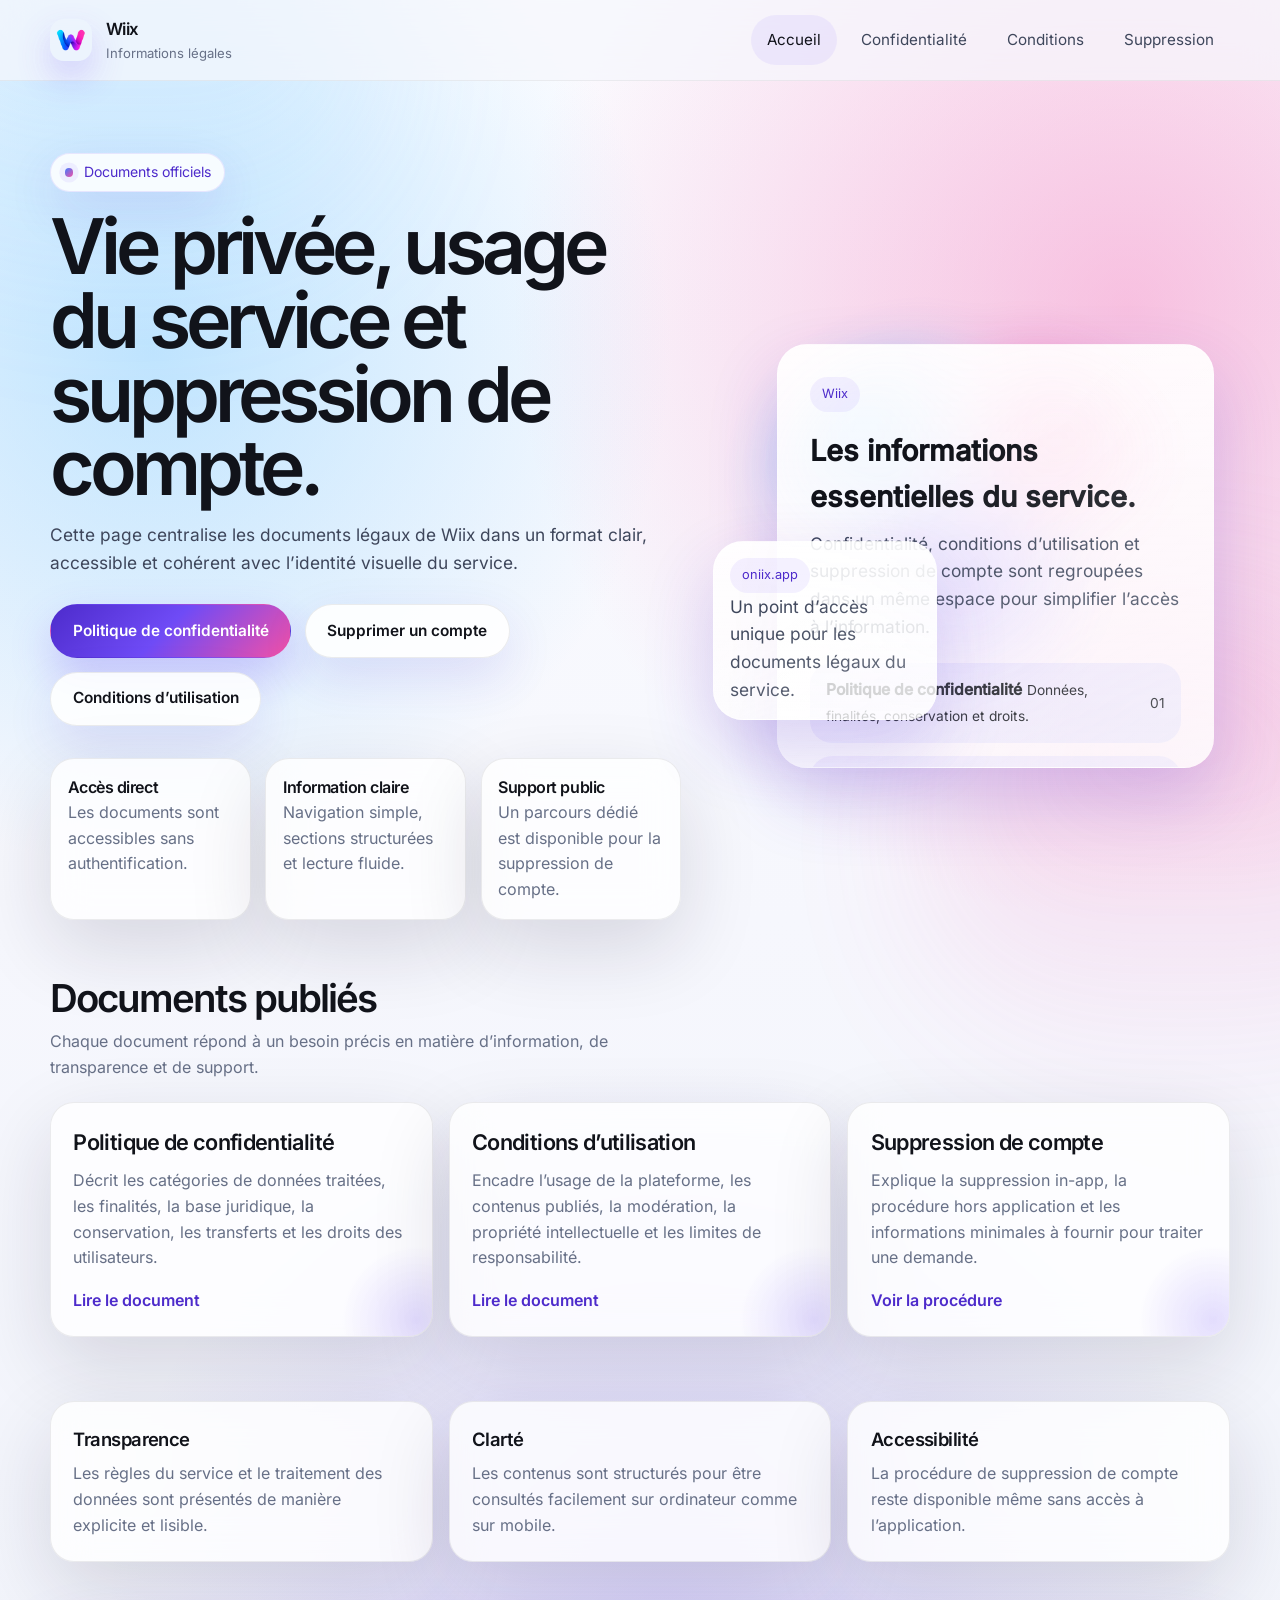
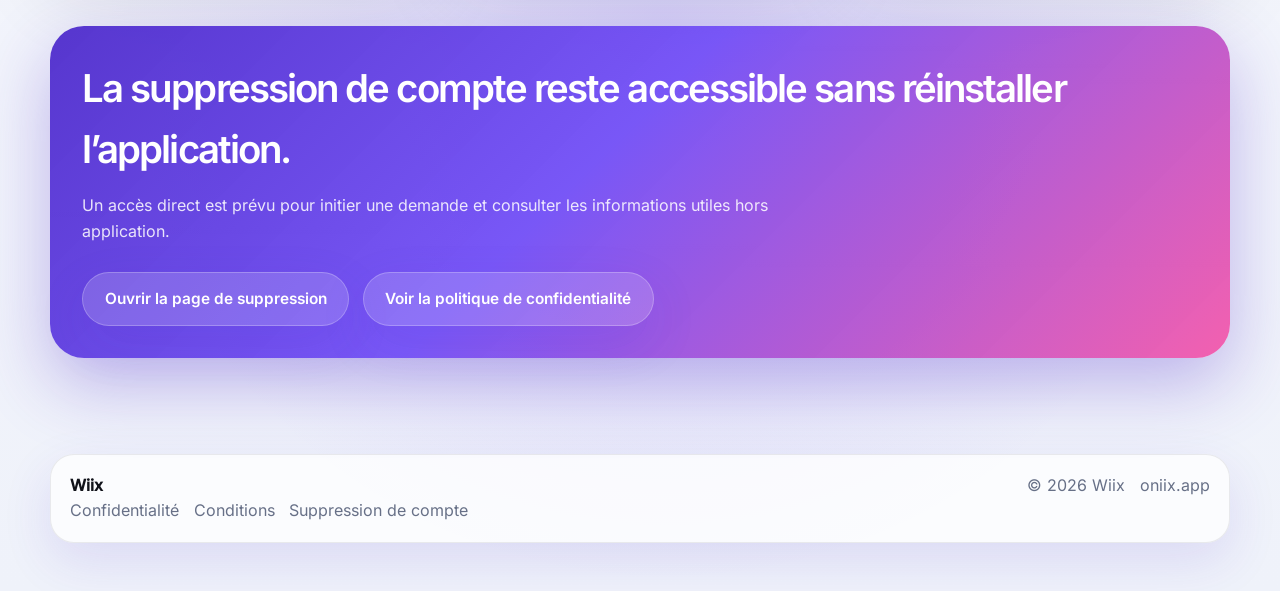
<file: index.html>
<!DOCTYPE html>
<html lang="fr">
  <head>
    <meta charset="UTF-8" />
    <meta name="viewport" content="width=device-width, initial-scale=1.0" />
    <title>Informations légales | Wiix</title>
    <meta
      name="description"
      content="Documents légaux officiels de Wiix : politique de confidentialité, conditions d’utilisation et suppression de compte."
    />
    <meta name="theme-color" content="#6F4BF6" />
    <link rel="icon" type="image/png" href="./assets/wiix-logo.png" />
    <link rel="canonical" href="https://oniix.app/" />
    <link rel="stylesheet" href="./styles.css" />
  </head>
  <body data-page="home">
    <div class="site-shell">
      <header class="site-header">
        <div class="container">
          <a class="brand" href="./">
            <img src="./assets/wiix-logo.png" alt="Logo Wiix" />
            <span class="brand-mark">
              <strong data-site-name>Wiix</strong>
              <span>Informations légales</span>
            </span>
          </a>

          <button class="menu-toggle" type="button" aria-expanded="false" aria-label="Ouvrir le menu" data-menu-toggle>
            <span></span>
          </button>

          <nav class="site-nav" data-menu data-open="false" aria-label="Navigation principale">
            <a href="./" data-nav="home">Accueil</a>
            <a href="./privacy" data-nav="privacy">Confidentialité</a>
            <a href="./terms" data-nav="terms">Conditions</a>
            <a href="./delete-account" data-nav="delete-account">Suppression</a>
          </nav>
        </div>
      </header>

      <main>
        <section class="hero">
          <div class="container hero-grid">
            <div data-reveal>
              <span class="eyebrow">Documents officiels</span>
              <h1>Vie privée, usage du service et suppression de compte.</h1>
              <p>
                Cette page centralise les documents légaux de <span data-site-name>Wiix</span> dans un format clair,
                accessible et cohérent avec l’identité visuelle du service.
              </p>

              <div class="hero-actions">
                <a class="btn btn-primary" href="./privacy">Politique de confidentialité</a>
                <a class="btn btn-secondary" href="./delete-account">Supprimer un compte</a>
                <a class="btn btn-secondary" href="./terms">Conditions d’utilisation</a>
              </div>

              <div class="hero-notes">
                <div class="hero-note">
                  <strong>Accès direct</strong>
                  <span>Les documents sont accessibles sans authentification.</span>
                </div>
                <div class="hero-note">
                  <strong>Information claire</strong>
                  <span>Navigation simple, sections structurées et lecture fluide.</span>
                </div>
                <div class="hero-note">
                  <strong>Support public</strong>
                  <span>Un parcours dédié est disponible pour la suppression de compte.</span>
                </div>
              </div>
            </div>

            <div class="hero-visual" aria-hidden="true" data-reveal>
              <div class="visual-card visual-main">
                <span class="visual-chip">Wiix</span>
                <h2>Les informations essentielles du service.</h2>
                <p>
                  Confidentialité, conditions d’utilisation et suppression de compte sont regroupées dans un même
                  espace pour simplifier l’accès à l’information.
                </p>

                <div class="preview-stack">
                  <div class="preview-row">
                    <div>
                      <strong>Politique de confidentialité</strong>
                      <span>Données, finalités, conservation et droits.</span>
                    </div>
                    <span>01</span>
                  </div>
                  <div class="preview-row">
                    <div>
                      <strong>Conditions d’utilisation</strong>
                      <span>Règles du service, contenus, sécurité, responsabilités.</span>
                    </div>
                    <span>02</span>
                  </div>
                  <div class="preview-row">
                    <div>
                      <strong>Suppression de compte</strong>
                      <span>Procédure in-app et canal public hors application.</span>
                    </div>
                    <span>03</span>
                  </div>
                </div>
              </div>

              <div class="visual-card visual-side">
                <span class="visual-chip">oniix.app</span>
                <p>
                  Un point d’accès unique pour les documents légaux du service.
                </p>
              </div>
            </div>
          </div>
        </section>

        <section class="section-block">
          <div class="container">
            <div class="section-head" data-reveal>
              <div>
                <h2>Documents publiés</h2>
                <p>Chaque document répond à un besoin précis en matière d’information, de transparence et de support.</p>
              </div>
            </div>

            <div class="grid-3">
              <article class="doc-card" data-reveal>
                <h2>Politique de confidentialité</h2>
                <p>
                  Décrit les catégories de données traitées, les finalités, la base juridique, la conservation, les
                  transferts et les droits des utilisateurs.
                </p>
                <a class="link-inline" href="./privacy">Lire le document</a>
              </article>

              <article class="doc-card" data-reveal>
                <h2>Conditions d’utilisation</h2>
                <p>
                  Encadre l’usage de la plateforme, les contenus publiés, la modération, la propriété intellectuelle et
                  les limites de responsabilité.
                </p>
                <a class="link-inline" href="./terms">Lire le document</a>
              </article>

              <article class="doc-card" data-reveal>
                <h2>Suppression de compte</h2>
                <p>
                  Explique la suppression in-app, la procédure hors application et les informations minimales à fournir
                  pour traiter une demande.
                </p>
                <a class="link-inline" href="./delete-account">Voir la procédure</a>
              </article>
            </div>
          </div>
        </section>

        <section class="section-block">
          <div class="container">
            <div class="grid-3">
              <article class="feature-card" data-reveal>
                <h3>Transparence</h3>
                <p>
                  Les règles du service et le traitement des données sont présentés de manière explicite et lisible.
                </p>
              </article>

              <article class="feature-card" data-reveal>
                <h3>Clarté</h3>
                <p>
                  Les contenus sont structurés pour être consultés facilement sur ordinateur comme sur mobile.
                </p>
              </article>

              <article class="feature-card" data-reveal>
                <h3>Accessibilité</h3>
                <p>
                  La procédure de suppression de compte reste disponible même sans accès à l’application.
                </p>
              </article>
            </div>
          </div>
        </section>

        <section class="section-block">
          <div class="container">
            <div class="callout" data-reveal>
              <h2>La suppression de compte reste accessible sans réinstaller l’application.</h2>
              <p>
                Un accès direct est prévu pour initier une demande et consulter les informations utiles hors
                application.
              </p>
              <div class="cta-actions">
                <a class="btn btn-secondary" href="./delete-account">Ouvrir la page de suppression</a>
                <a class="btn btn-secondary" href="./privacy">Voir la politique de confidentialité</a>
              </div>
            </div>
          </div>
        </section>
      </main>

      <footer class="site-footer">
        <div class="container">
          <div class="footer-panel">
            <div>
              <strong data-site-name>Wiix</strong>
              <div class="footer-links">
                <a href="./privacy">Confidentialité</a>
                <a href="./terms">Conditions</a>
                <a href="./delete-account">Suppression de compte</a>
              </div>
            </div>
            <div class="footer-links">
              <span>© <span data-current-year></span> <span data-site-name>Wiix</span></span>
              <a href="https://oniix.app" data-site-domain>oniix.app</a>
            </div>
          </div>
        </div>
      </footer>
    </div>

    <script src="./site-config.js"></script>
    <script src="./app.js"></script>
  </body>
</html>
</file>
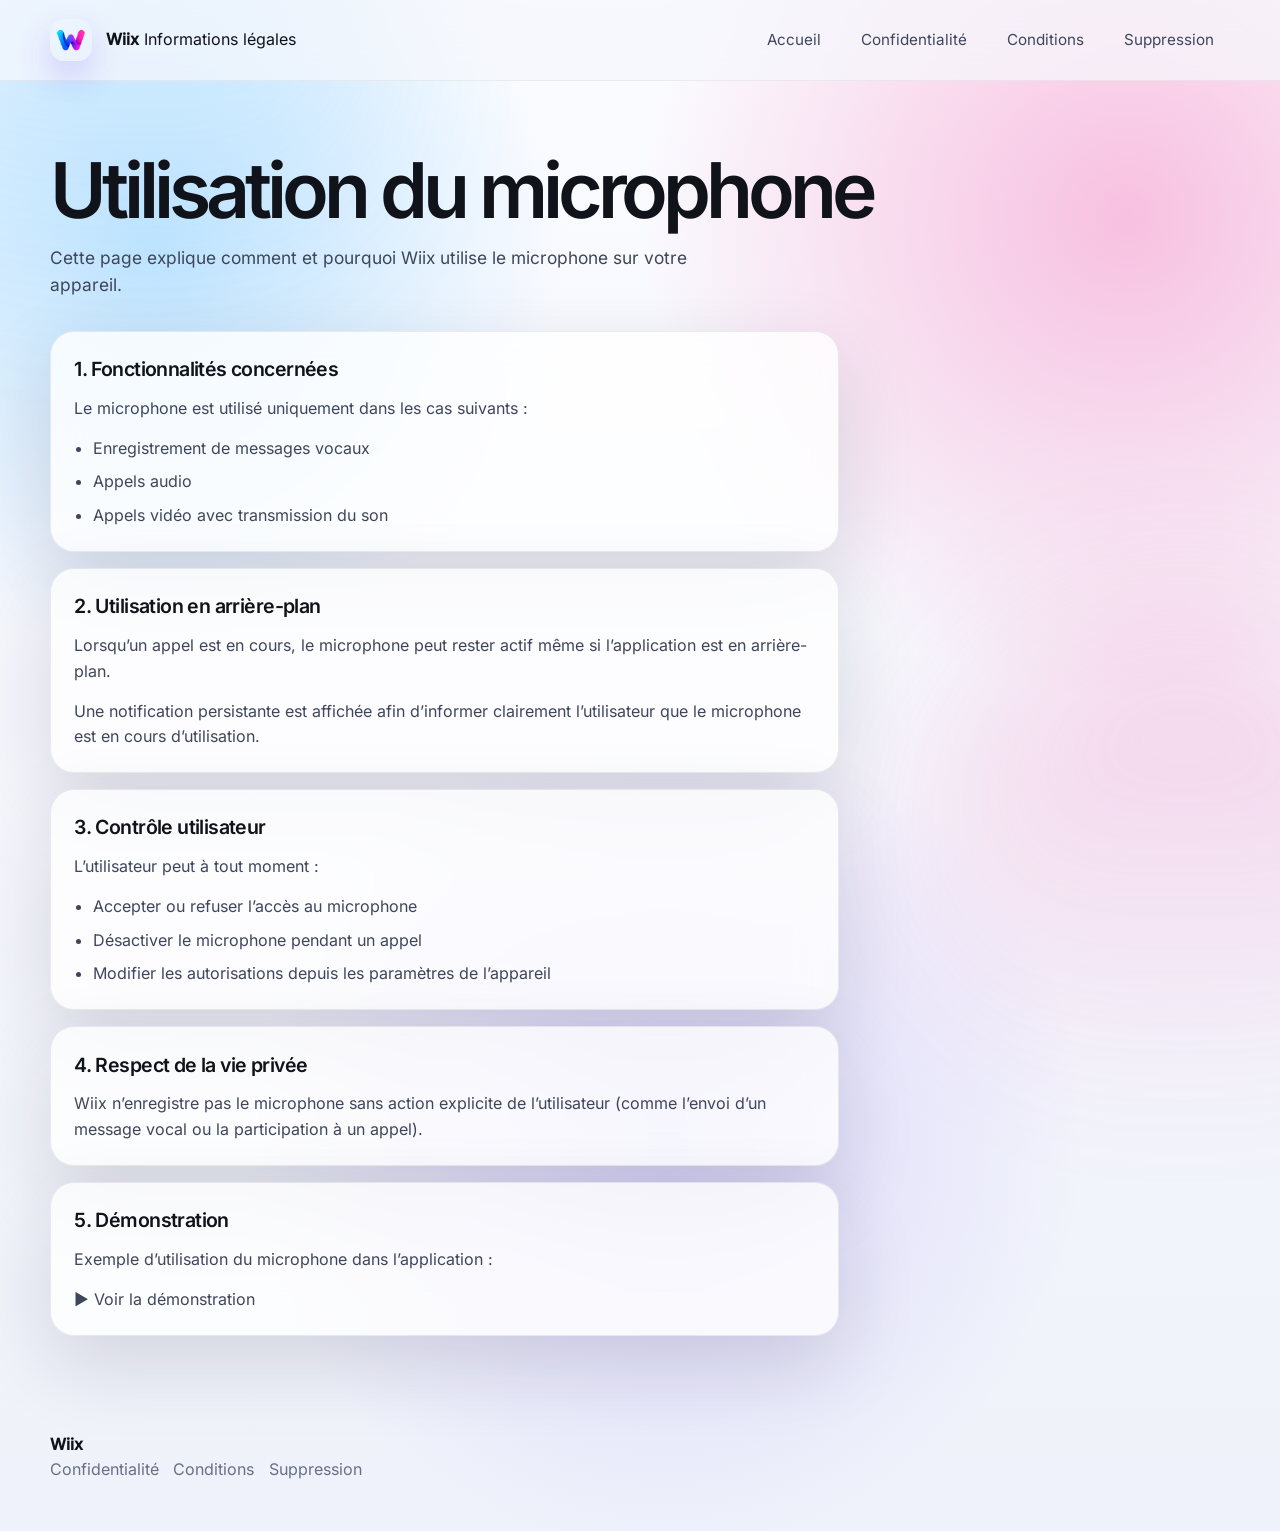
<file: audio.html>
<!DOCTYPE html>
<html lang="fr">
  <head>
    <meta charset="UTF-8" />
    <meta name="viewport" content="width=device-width, initial-scale=1.0" />

    <title>Utilisation du microphone | Wiix</title>

    <meta
      name="description"
      content="Explication de l'utilisation du microphone dans Wiix : messages vocaux, appels audio et vidéo."
    />

    <link rel="icon" type="image/png" href="/assets/wiix-logo.png" />
    <link rel="stylesheet" href="/styles.css" />
  </head>

  <body>
    <div class="site-shell">
      <!-- HEADER -->
      <header class="site-header">
        <div class="container">
          <a class="brand" href="/">
            <img src="/assets/wiix-logo.png" alt="Wiix" />
            <span>
              <strong>Wiix</strong>
              <span>Informations légales</span>
            </span>
          </a>

          <nav class="site-nav">
            <a href="/">Accueil</a>
            <a href="/privacy">Confidentialité</a>
            <a href="/terms">Conditions</a>
            <a href="/delete-account">Suppression</a>
          </nav>
        </div>
      </header>

      <!-- CONTENU -->
      <main>
        <section class="page-hero">
          <div class="container">
            <h1>Utilisation du microphone</h1>
            <p>
              Cette page explique comment et pourquoi Wiix utilise le microphone
              sur votre appareil.
            </p>
          </div>
        </section>

        <section class="section-block">
          <div class="container legal-layout">
            <article class="legal-article">

              <section class="article-card">
                <h2>1. Fonctionnalités concernées</h2>
                <p>
                  Le microphone est utilisé uniquement dans les cas suivants :
                </p>
                <ul>
                  <li>Enregistrement de messages vocaux</li>
                  <li>Appels audio</li>
                  <li>Appels vidéo avec transmission du son</li>
                </ul>
              </section>

              <section class="article-card">
                <h2>2. Utilisation en arrière-plan</h2>
                <p>
                  Lorsqu’un appel est en cours, le microphone peut rester actif
                  même si l’application est en arrière-plan.
                </p>
                <p>
                  Une notification persistante est affichée afin d’informer
                  clairement l’utilisateur que le microphone est en cours
                  d’utilisation.
                </p>
              </section>

              <section class="article-card">
                <h2>3. Contrôle utilisateur</h2>
                <p>
                  L’utilisateur peut à tout moment :
                </p>
                <ul>
                  <li>Accepter ou refuser l’accès au microphone</li>
                  <li>Désactiver le microphone pendant un appel</li>
                  <li>Modifier les autorisations depuis les paramètres de l’appareil</li>
                </ul>
              </section>

              <section class="article-card">
                <h2>4. Respect de la vie privée</h2>
                <p>
                  Wiix n’enregistre pas le microphone sans action explicite de
                  l’utilisateur (comme l’envoi d’un message vocal ou la participation
                  à un appel).
                </p>
              </section>

              <section class="article-card">
                <h2>5. Démonstration</h2>
                <p>
                  Exemple d’utilisation du microphone dans l’application :
                </p>
                <p>
                  <a href="https://youtube.com/shorts/9Q0bXg9eA5E" target="_blank">
                    ▶️ Voir la démonstration
                  </a>
                </p>
              </section>

            </article>
          </div>
        </section>
      </main>

      <!-- FOOTER -->
      <footer class="site-footer">
        <div class="container">
          <strong>Wiix</strong>
          <div class="footer-links">
            <a href="/privacy">Confidentialité</a>
            <a href="/terms">Conditions</a>
            <a href="/delete-account">Suppression</a>
          </div>
        </div>
      </footer>
    </div>
  </body>
</html>
</file>
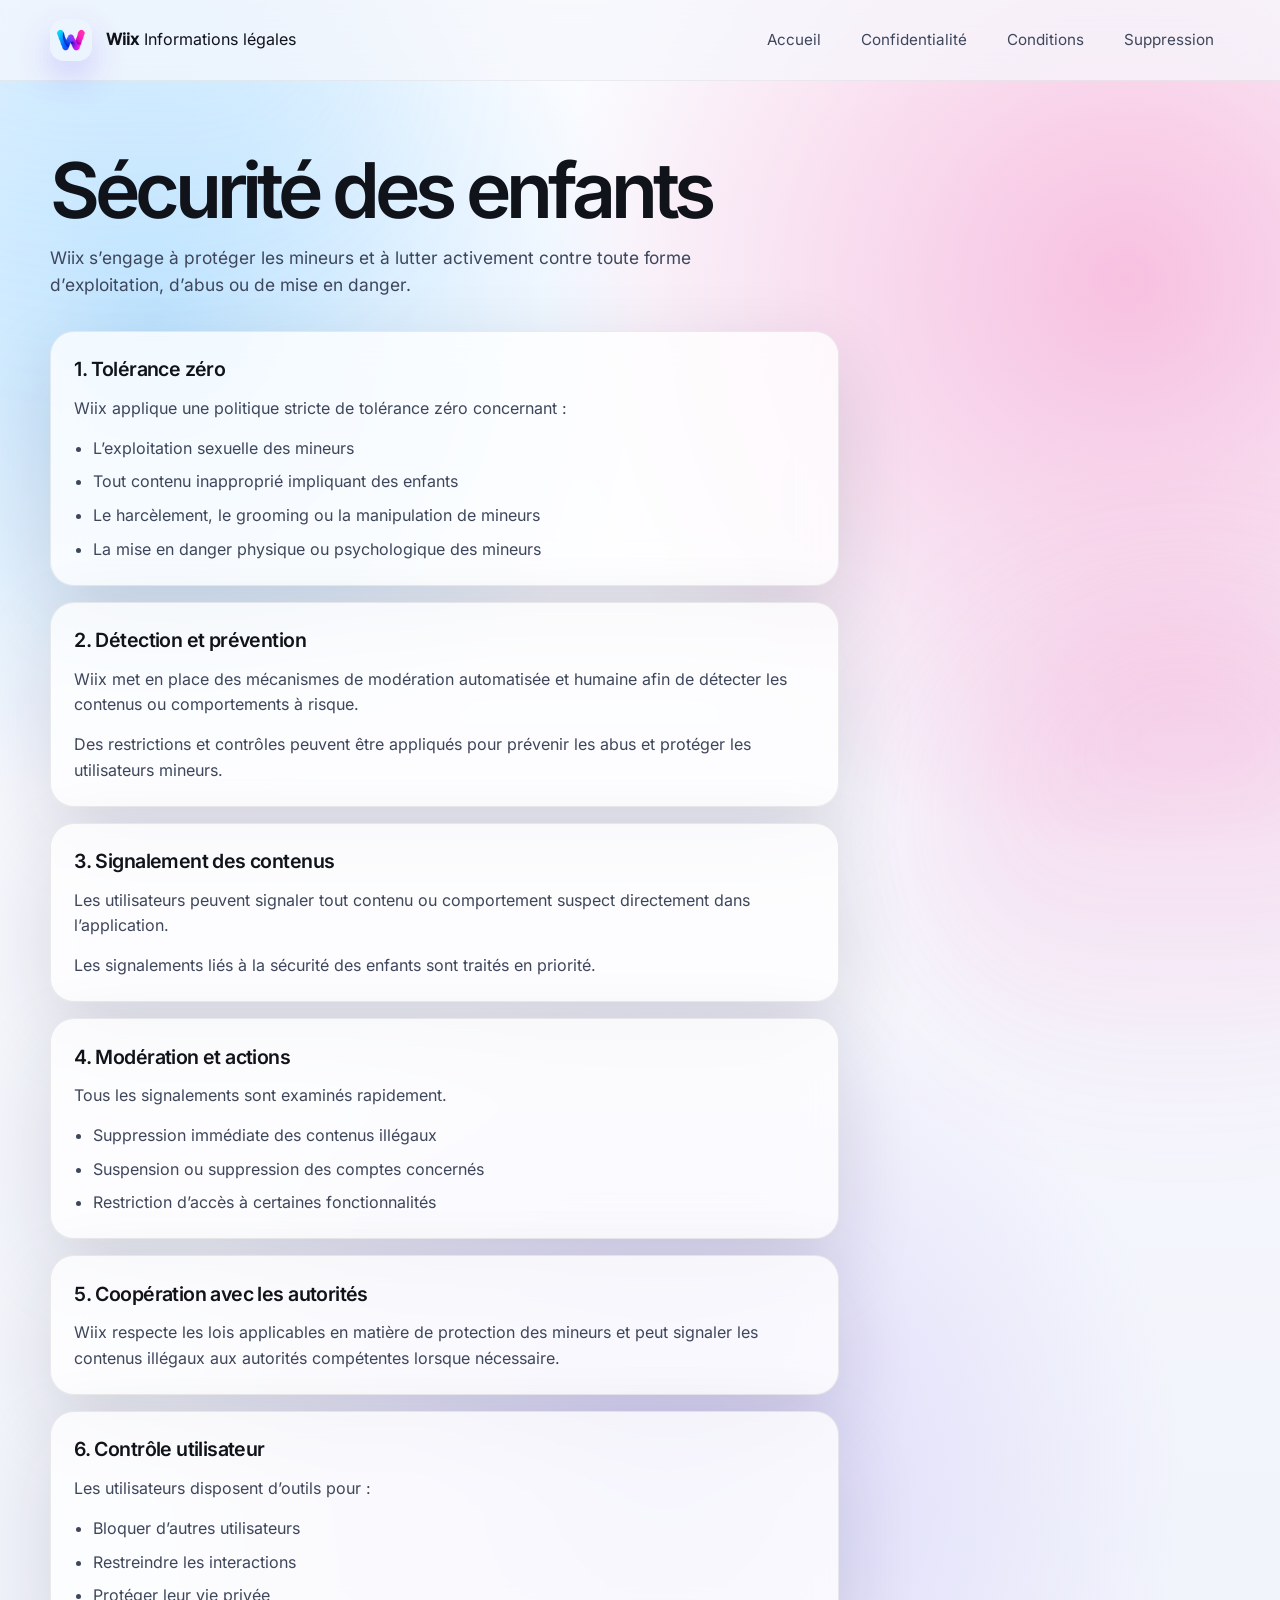
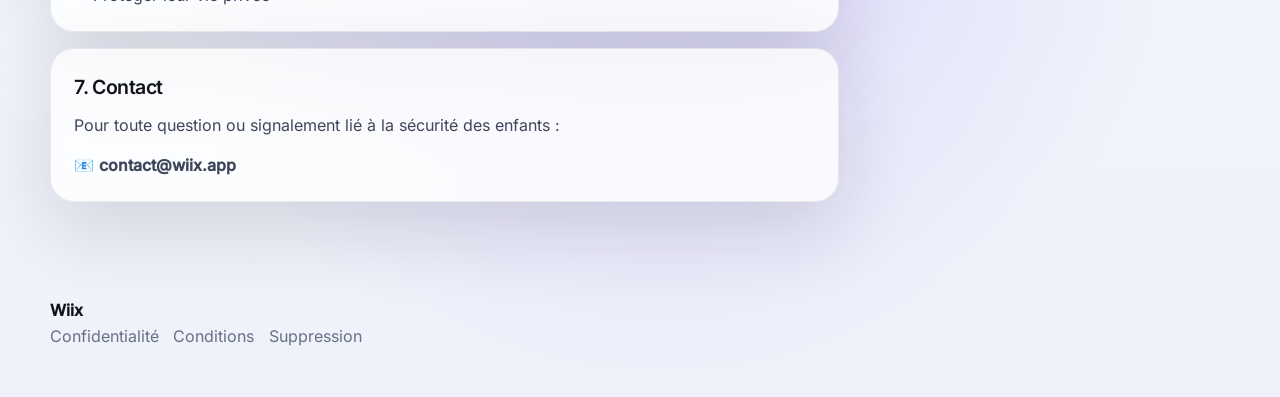
<file: child-safety.html>
<!DOCTYPE html>
<html lang="fr">
  <head>
    <meta charset="UTF-8" />
    <meta name="viewport" content="width=device-width, initial-scale=1.0" />

    <title>Sécurité des enfants | Wiix</title>

    <meta
      name="description"
      content="Normes de sécurité des enfants de Wiix : prévention, signalement et lutte contre les abus."
    />

    <link rel="icon" type="image/png" href="/assets/wiix-logo.png" />
    <link rel="stylesheet" href="/styles.css" />
  </head>

  <body>
    <div class="site-shell">
      <!-- HEADER -->
      <header class="site-header">
        <div class="container">
          <a class="brand" href="/">
            <img src="/assets/wiix-logo.png" alt="Wiix" />
            <span>
              <strong>Wiix</strong>
              <span>Informations légales</span>
            </span>
          </a>

          <nav class="site-nav">
            <a href="/">Accueil</a>
            <a href="/privacy">Confidentialité</a>
            <a href="/terms">Conditions</a>
            <a href="/delete-account">Suppression</a>
          </nav>
        </div>
      </header>

      <!-- CONTENU -->
      <main>
        <section class="page-hero">
          <div class="container">
            <h1>Sécurité des enfants</h1>
            <p>
              Wiix s’engage à protéger les mineurs et à lutter activement contre toute forme
              d’exploitation, d’abus ou de mise en danger.
            </p>
          </div>
        </section>

        <section class="section-block">
          <div class="container legal-layout">
            <article class="legal-article">

              <section class="article-card">
                <h2>1. Tolérance zéro</h2>
                <p>
                  Wiix applique une politique stricte de tolérance zéro concernant :
                </p>
                <ul>
                  <li>L’exploitation sexuelle des mineurs</li>
                  <li>Tout contenu inapproprié impliquant des enfants</li>
                  <li>Le harcèlement, le grooming ou la manipulation de mineurs</li>
                  <li>La mise en danger physique ou psychologique des mineurs</li>
                </ul>
              </section>

              <section class="article-card">
                <h2>2. Détection et prévention</h2>
                <p>
                  Wiix met en place des mécanismes de modération automatisée et humaine afin de détecter
                  les contenus ou comportements à risque.
                </p>
                <p>
                  Des restrictions et contrôles peuvent être appliqués pour prévenir les abus et protéger
                  les utilisateurs mineurs.
                </p>
              </section>

              <section class="article-card">
                <h2>3. Signalement des contenus</h2>
                <p>
                  Les utilisateurs peuvent signaler tout contenu ou comportement suspect directement dans
                  l’application.
                </p>
                <p>
                  Les signalements liés à la sécurité des enfants sont traités en priorité.
                </p>
              </section>

              <section class="article-card">
                <h2>4. Modération et actions</h2>
                <p>
                  Tous les signalements sont examinés rapidement.
                </p>
                <ul>
                  <li>Suppression immédiate des contenus illégaux</li>
                  <li>Suspension ou suppression des comptes concernés</li>
                  <li>Restriction d’accès à certaines fonctionnalités</li>
                </ul>
              </section>

              <section class="article-card">
                <h2>5. Coopération avec les autorités</h2>
                <p>
                  Wiix respecte les lois applicables en matière de protection des mineurs et peut signaler
                  les contenus illégaux aux autorités compétentes lorsque nécessaire.
                </p>
              </section>

              <section class="article-card">
                <h2>6. Contrôle utilisateur</h2>
                <p>
                  Les utilisateurs disposent d’outils pour :
                </p>
                <ul>
                  <li>Bloquer d’autres utilisateurs</li>
                  <li>Restreindre les interactions</li>
                  <li>Protéger leur vie privée</li>
                </ul>
              </section>

              <section class="article-card">
                <h2>7. Contact</h2>
                <p>
                  Pour toute question ou signalement lié à la sécurité des enfants :
                </p>
                <p>
                  📧 <strong>contact@wiix.app</strong>
                </p>
              </section>

            </article>
          </div>
        </section>
      </main>

      <!-- FOOTER -->
      <footer class="site-footer">
        <div class="container">
          <strong>Wiix</strong>
          <div class="footer-links">
            <a href="/privacy">Confidentialité</a>
            <a href="/terms">Conditions</a>
            <a href="/delete-account">Suppression</a>
          </div>
        </div>
      </footer>
    </div>
  </body>
</html>
</file>
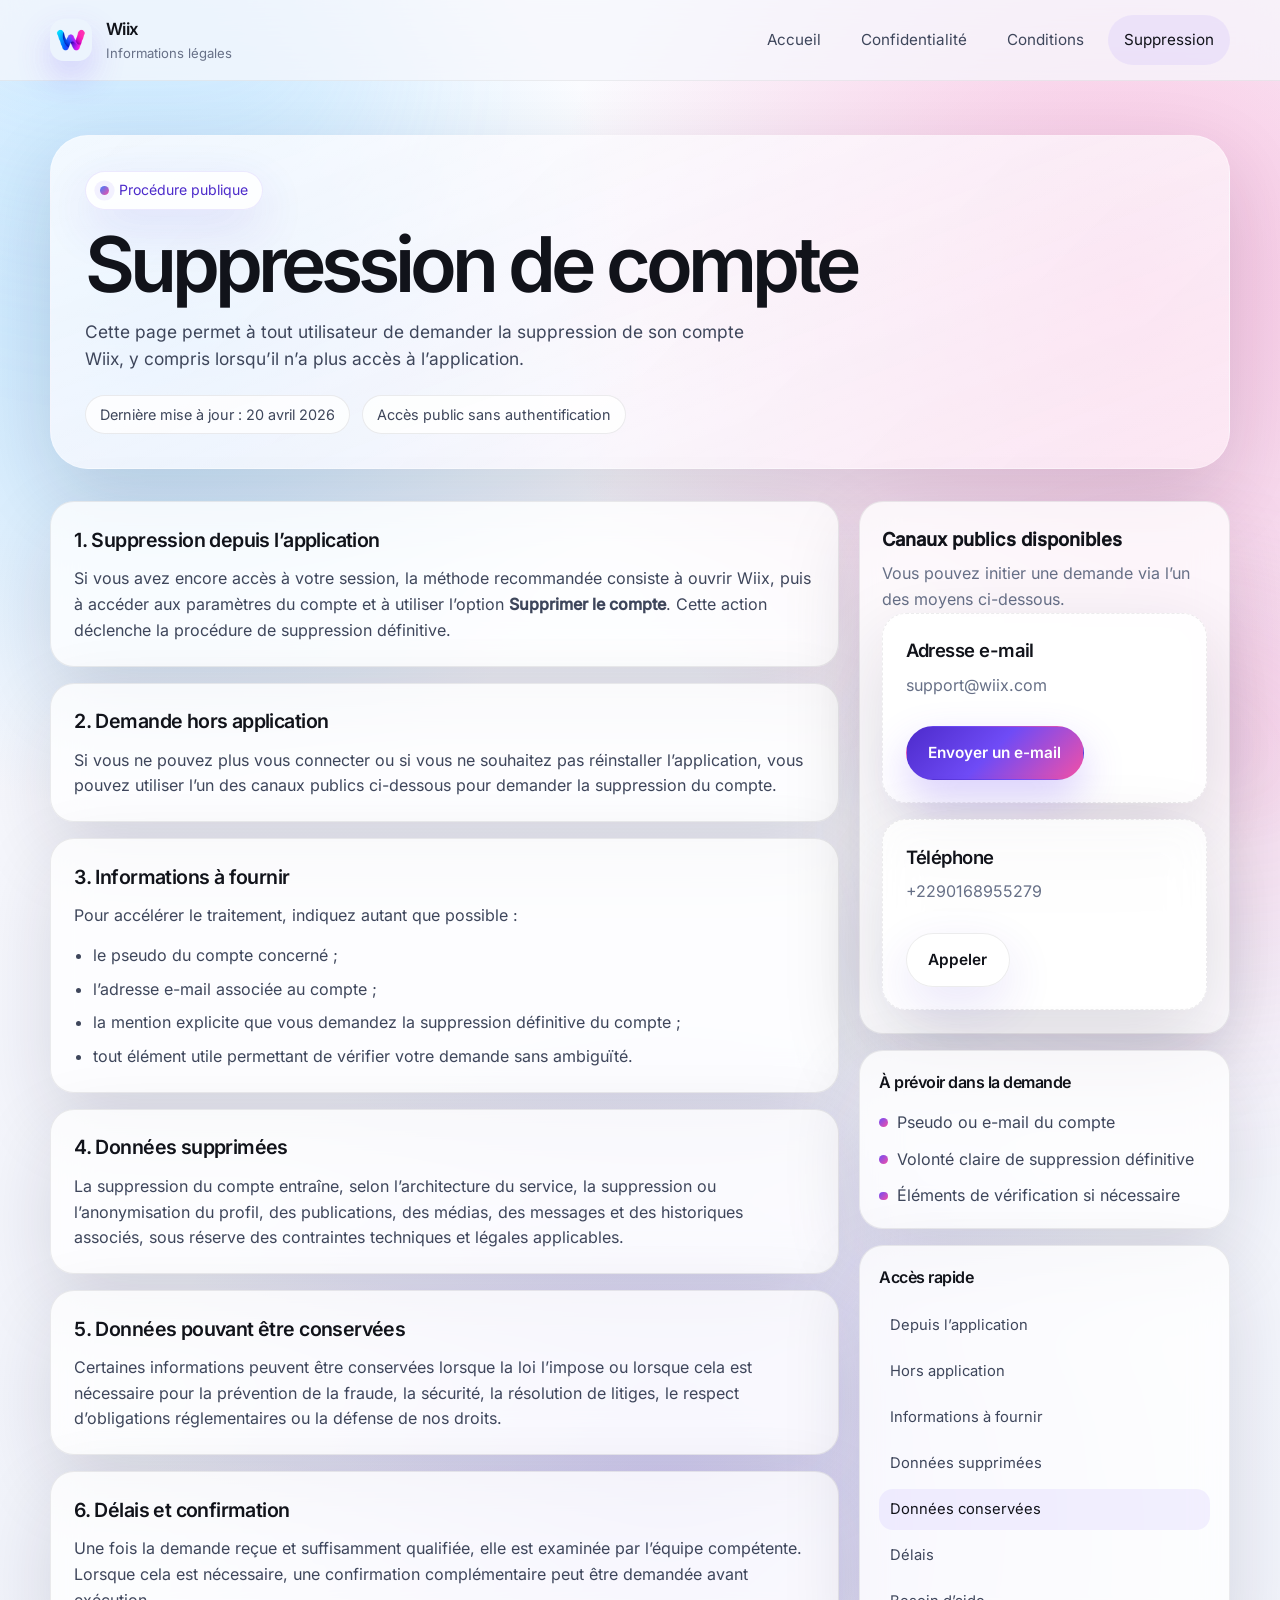
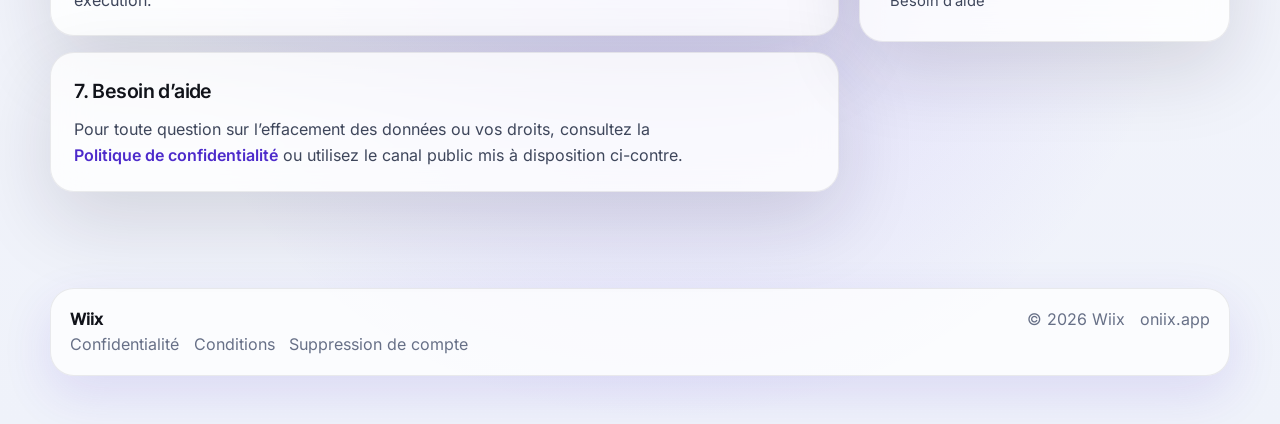
<file: delete-account.html>
<!DOCTYPE html>
<html lang="fr">
  <head>
    <meta charset="UTF-8" />
    <meta name="viewport" content="width=device-width, initial-scale=1.0" />
    <title>Suppression de compte | Wiix</title>
    <meta
      name="description"
      content="Procédure publique de suppression de compte Wiix : suppression depuis l’application ou demande hors application."
    />
    <meta name="theme-color" content="#6F4BF6" />
    <link rel="icon" type="image/png" href="./assets/wiix-logo.png" />
    <link rel="canonical" href="https://oniix.app/delete-account" />
    <link rel="stylesheet" href="./styles.css" />
  </head>
  <body data-page="delete-account">
    <div class="site-shell">
      <header class="site-header">
        <div class="container">
          <a class="brand" href="./">
            <img src="./assets/wiix-logo.png" alt="Logo Wiix" />
            <span class="brand-mark">
              <strong data-site-name>Wiix</strong>
              <span>Informations légales</span>
            </span>
          </a>

          <button class="menu-toggle" type="button" aria-expanded="false" aria-label="Ouvrir le menu" data-menu-toggle>
            <span></span>
          </button>

          <nav class="site-nav" data-menu data-open="false" aria-label="Navigation principale">
            <a href="./" data-nav="home">Accueil</a>
            <a href="./privacy" data-nav="privacy">Confidentialité</a>
            <a href="./terms" data-nav="terms">Conditions</a>
            <a href="./delete-account" data-nav="delete-account">Suppression</a>
          </nav>
        </div>
      </header>

      <main>
        <section class="page-hero">
          <div class="container">
            <div class="page-hero-panel" data-reveal>
              <span class="eyebrow">Procédure publique</span>
              <h1>Suppression de compte</h1>
              <p>
                Cette page permet à tout utilisateur de demander la suppression de son compte
                <span data-site-name>Wiix</span>, y compris lorsqu’il n’a plus accès à l’application.
              </p>
              <div class="page-hero-meta">
                <span class="pill">Dernière mise à jour : 20 avril 2026</span>
                <span class="pill">Accès public sans authentification</span>
              </div>
            </div>
          </div>
        </section>

        <section class="section-block">
          <div class="container legal-layout">
            <article class="legal-article">
              <section class="article-card" id="in-app" data-reveal>
                <h2>1. Suppression depuis l’application</h2>
                <p>
                  Si vous avez encore accès à votre session, la méthode recommandée consiste à ouvrir
                  <span data-site-name>Wiix</span>, puis à accéder aux paramètres du compte et à utiliser l’option
                  <strong>Supprimer le compte</strong>. Cette action déclenche la procédure de suppression définitive.
                </p>
              </section>

              <section class="article-card" id="hors-app" data-reveal>
                <h2>2. Demande hors application</h2>
                <p>
                  Si vous ne pouvez plus vous connecter ou si vous ne souhaitez pas réinstaller l’application, vous
                  pouvez utiliser l’un des canaux publics ci-dessous pour demander la suppression du compte.
                </p>
              </section>

              <section class="article-card" id="informations" data-reveal>
                <h2>3. Informations à fournir</h2>
                <p>Pour accélérer le traitement, indiquez autant que possible :</p>
                <ul>
                  <li>le pseudo du compte concerné ;</li>
                  <li>l’adresse e-mail associée au compte ;</li>
                  <li>la mention explicite que vous demandez la suppression définitive du compte ;</li>
                  <li>tout élément utile permettant de vérifier votre demande sans ambiguïté.</li>
                </ul>
              </section>

              <section class="article-card" id="donnees-supprimees" data-reveal>
                <h2>4. Données supprimées</h2>
                <p>
                  La suppression du compte entraîne, selon l’architecture du service, la suppression ou l’anonymisation
                  du profil, des publications, des médias, des messages et des historiques associés, sous réserve des
                  contraintes techniques et légales applicables.
                </p>
              </section>

              <section class="article-card" id="donnees-conservees" data-reveal>
                <h2>5. Données pouvant être conservées</h2>
                <p>
                  Certaines informations peuvent être conservées lorsque la loi l’impose ou lorsque cela est
                  nécessaire pour la prévention de la fraude, la sécurité, la résolution de litiges, le respect
                  d’obligations réglementaires ou la défense de nos droits.
                </p>
              </section>

              <section class="article-card" id="delais" data-reveal>
                <h2>6. Délais et confirmation</h2>
                <p>
                  Une fois la demande reçue et suffisamment qualifiée, elle est examinée par l’équipe compétente.
                  Lorsque cela est nécessaire, une confirmation complémentaire peut être demandée avant exécution.
                </p>
              </section>

              <section class="article-card" id="besoin-aide" data-reveal>
                <h2>7. Besoin d’aide</h2>
                <p>
                  Pour toute question sur l’effacement des données ou vos droits, consultez la
                  <a class="link-inline" href="./privacy">Politique de confidentialité</a> ou utilisez le canal public
                  mis à disposition ci-contre.
                </p>
              </section>
            </article>

            <aside class="sidebar-stack">
              <div class="contact-card" data-reveal>
                <h3>Canaux publics disponibles</h3>
                <p>Vous pouvez initier une demande via l’un des moyens ci-dessous.</p>

                <div class="support-grid">
                  <div class="notice-card" data-support-email-block hidden>
                    <h3>Adresse e-mail</h3>
                    <p data-support-email></p>
                    <div class="support-actions">
                      <a class="btn btn-primary" data-mailto-link hidden>Envoyer un e-mail</a>
                    </div>
                  </div>

                  <div class="notice-card" data-support-phone-block hidden>
                    <h3>Téléphone</h3>
                    <p data-support-phone></p>
                    <div class="support-actions">
                      <a class="btn btn-secondary" data-phone-link hidden>Appeler</a>
                    </div>
                  </div>

                  <div class="notice-card" data-support-form-block hidden>
                    <h3>Formulaire web</h3>
                    <p>Si un formulaire public a été publié, vous pouvez l’utiliser directement.</p>
                    <div class="support-actions">
                      <a class="btn btn-secondary" data-deletion-form-link hidden>Ouvrir le formulaire</a>
                    </div>
                  </div>

                  <div class="notice-card" data-support-missing>
                    <h3>Autre canal de contact</h3>
                    <p>
                      Si aucun canal direct n’est affiché ici, utilisez le contact développeur publié sur la fiche
                      officielle de l’application pour demander la suppression du compte.
                    </p>
                  </div>
                </div>
              </div>

              <div class="meta-card" data-reveal>
                <h3>À prévoir dans la demande</h3>
                <div class="support-list">
                  <span>Pseudo ou e-mail du compte</span>
                  <span>Volonté claire de suppression définitive</span>
                  <span>Éléments de vérification si nécessaire</span>
                </div>
              </div>

              <div class="toc-card" data-reveal>
                <h3>Accès rapide</h3>
                <nav class="toc" aria-label="Sommaire de la suppression de compte">
                  <a href="#in-app">Depuis l’application</a>
                  <a href="#hors-app">Hors application</a>
                  <a href="#informations">Informations à fournir</a>
                  <a href="#donnees-supprimees">Données supprimées</a>
                  <a href="#donnees-conservees">Données conservées</a>
                  <a href="#delais">Délais</a>
                  <a href="#besoin-aide">Besoin d’aide</a>
                </nav>
              </div>
            </aside>
          </div>
        </section>
      </main>

      <footer class="site-footer">
        <div class="container">
          <div class="footer-panel">
            <div>
              <strong data-site-name>Wiix</strong>
              <div class="footer-links">
                <a href="./privacy">Confidentialité</a>
                <a href="./terms">Conditions</a>
                <a href="./delete-account">Suppression de compte</a>
              </div>
            </div>
            <div class="footer-links">
              <span>© <span data-current-year></span> <span data-site-name>Wiix</span></span>
              <a href="https://oniix.app" data-site-domain>oniix.app</a>
            </div>
          </div>
        </div>
      </footer>
    </div>

    <script src="./site-config.js"></script>
    <script src="./app.js"></script>
  </body>
</html>
</file>
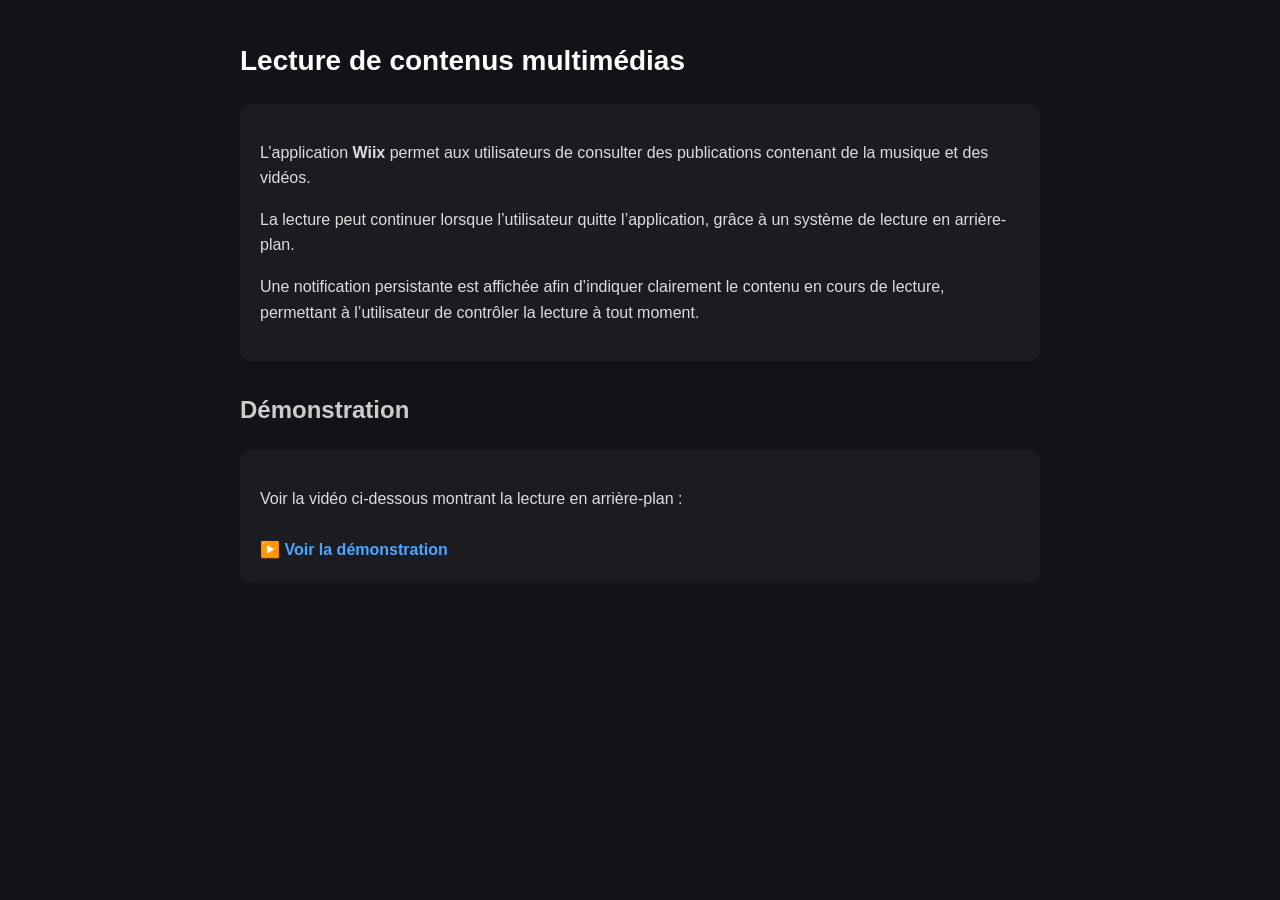
<file: media-playback.html>
<!DOCTYPE html>
<html lang="fr">
<head>
  <meta charset="UTF-8" />
  <meta name="viewport" content="width=device-width, initial-scale=1.0"/>
  <title>Lecture multimédia - Wiix</title>

  <style>
    body {
      font-family: Arial, sans-serif;
      background-color: #121318;
      color: #ffffff;
      margin: 0;
      padding: 20px;
      line-height: 1.6;
    }

    h1 {
      color: #ffffff;
      font-size: 28px;
      margin-bottom: 10px;
    }

    h2 {
      color: #cccccc;
      margin-top: 30px;
    }

    p {
      color: #dddddd;
      font-size: 16px;
    }

    a {
      display: inline-block;
      margin-top: 10px;
      color: #4da6ff;
      text-decoration: none;
      font-weight: bold;
    }

    a:hover {
      text-decoration: underline;
    }

    .container {
      max-width: 800px;
      margin: auto;
    }

    .card {
      background-color: #1a1c22;
      padding: 20px;
      border-radius: 10px;
      margin-top: 20px;
    }
  </style>
</head>

<body>
  <div class="container">

    <h1>Lecture de contenus multimédias</h1>

    <div class="card">
      <p>
        L’application <strong>Wiix</strong> permet aux utilisateurs de consulter des publications contenant
        de la musique et des vidéos.
      </p>

      <p>
        La lecture peut continuer lorsque l’utilisateur quitte l’application, grâce à un système de lecture en arrière-plan.
      </p>

      <p>
        Une notification persistante est affichée afin d’indiquer clairement le contenu en cours de lecture,
        permettant à l’utilisateur de contrôler la lecture à tout moment.
      </p>
    </div>

    <h2>Démonstration</h2>

    <div class="card">
      <p>Voir la vidéo ci-dessous montrant la lecture en arrière-plan :</p>

      <a href="https://youtube.com/shorts/eMwFTdquupk?si=W-dZ2KXOrJt_2P2_" target="_blank">
        ▶️ Voir la démonstration
      </a>
    </div>

  </div>
</body>
</html>
</file>
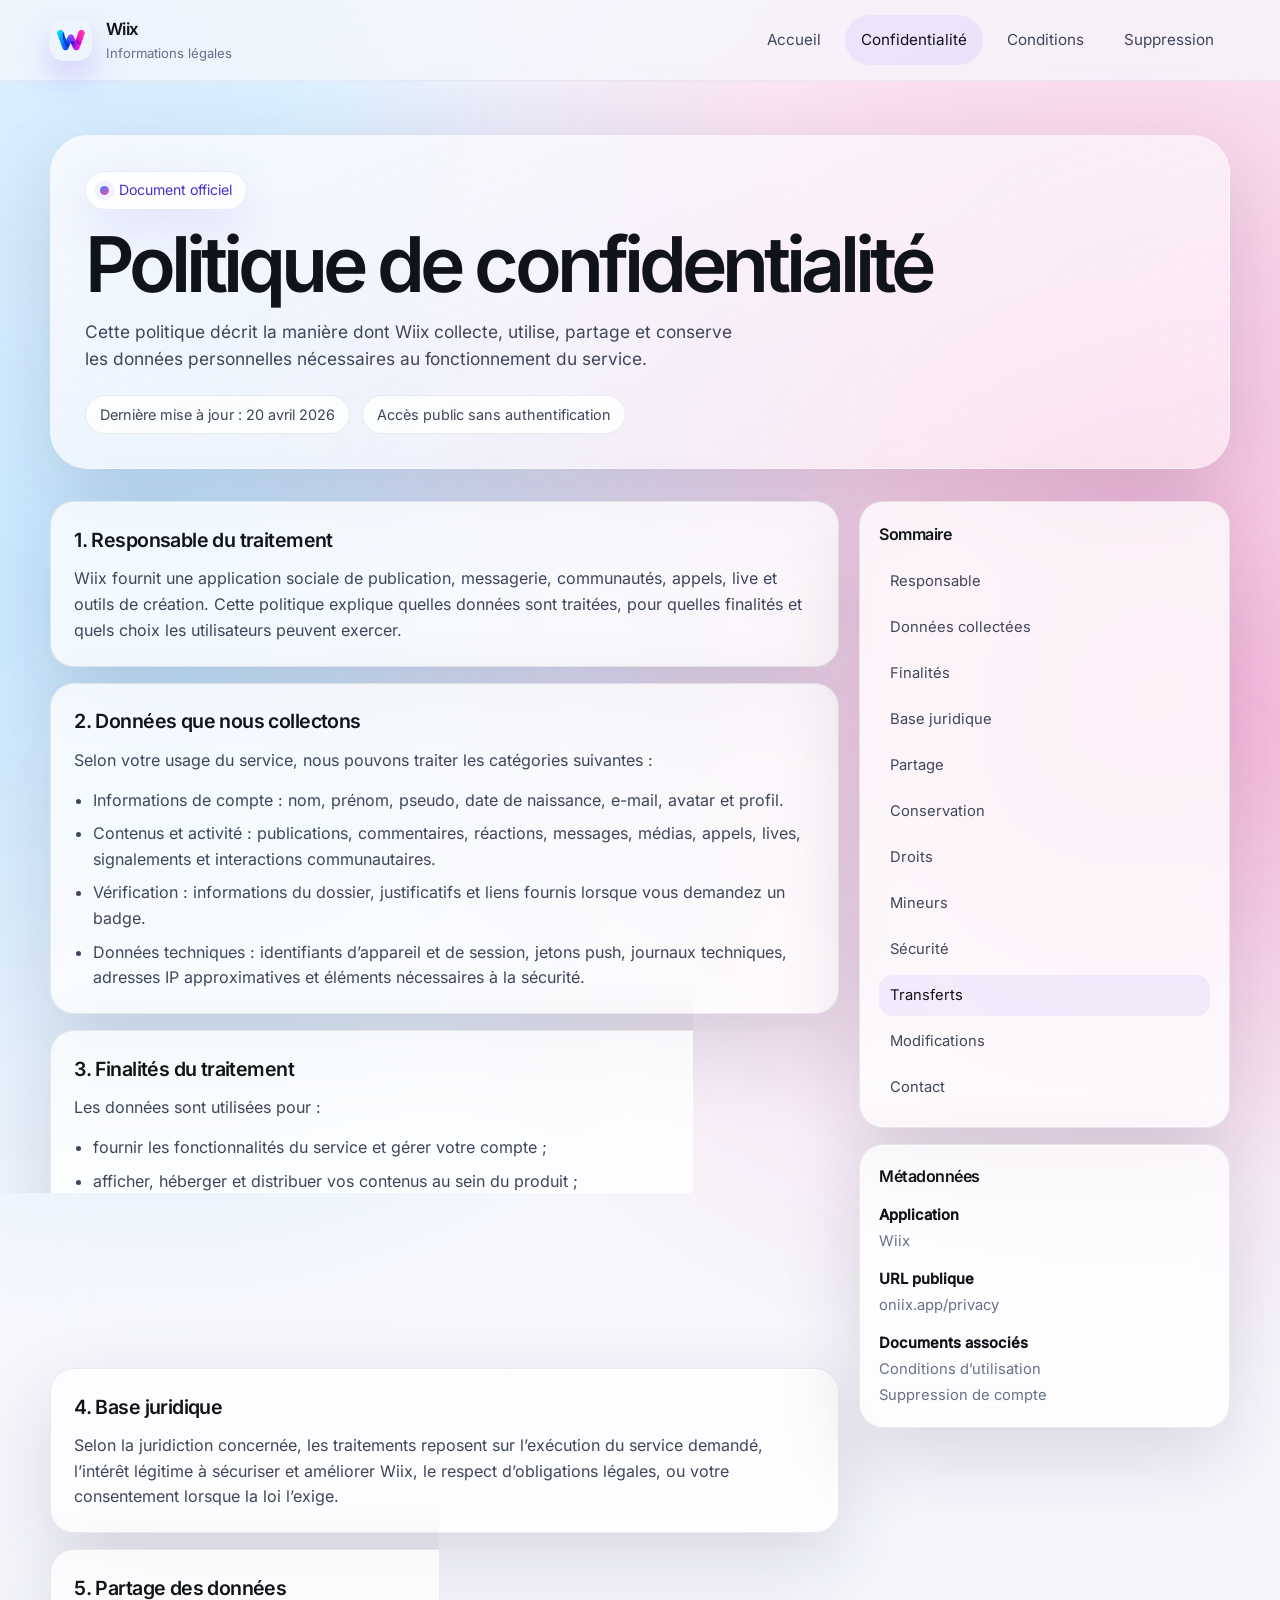
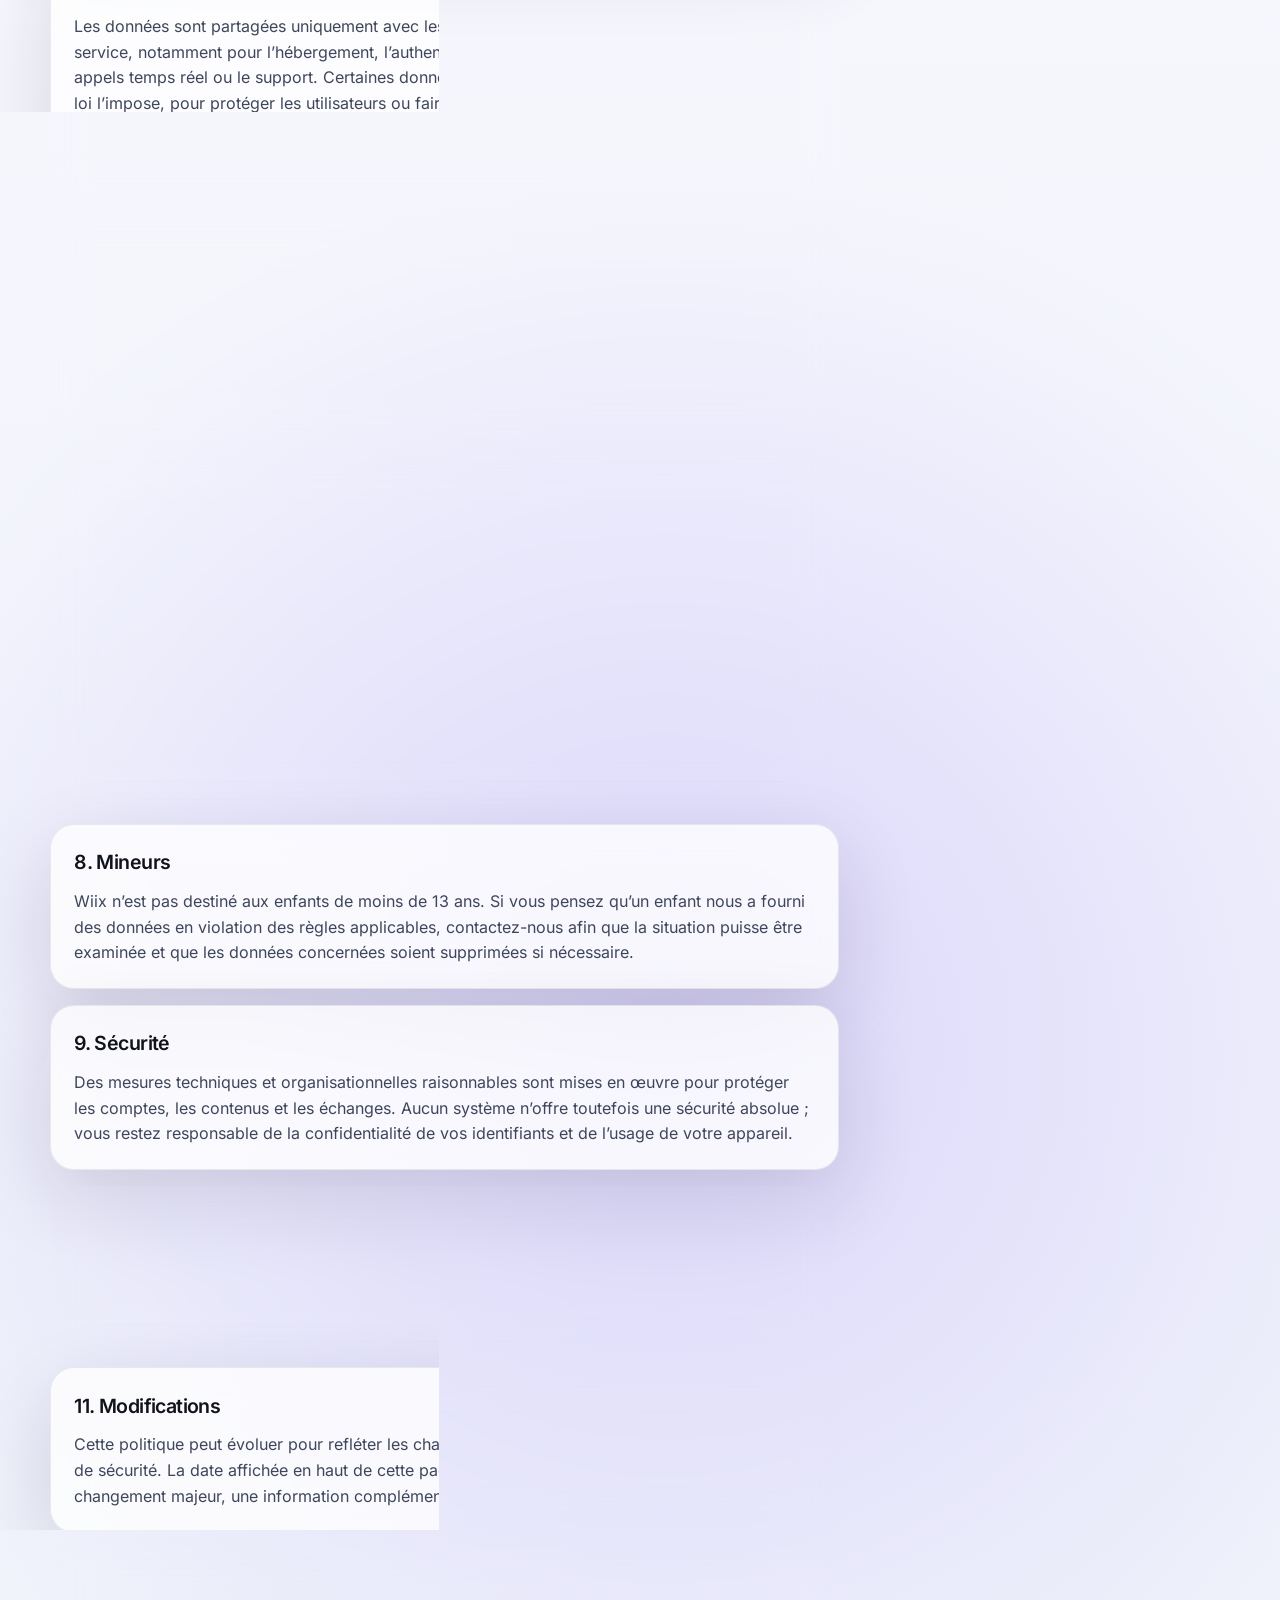
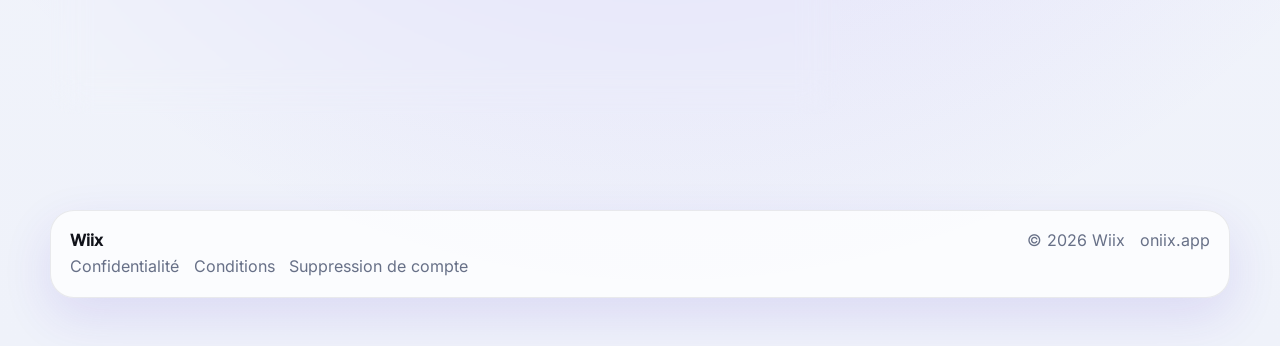
<file: privacy.html>
<!DOCTYPE html>
<html lang="fr">
  <head>
    <meta charset="UTF-8" />
    <meta name="viewport" content="width=device-width, initial-scale=1.0" />
    <title>Politique de confidentialité | Wiix</title>
    <meta
      name="description"
      content="Politique de confidentialité publique de Wiix : données collectées, finalités, conservation, sécurité et droits."
    />
    <meta name="theme-color" content="#6F4BF6" />
    <link rel="icon" type="image/png" href="./assets/wiix-logo.png" />
    <link rel="canonical" href="https://oniix.app/privacy" />
    <link rel="stylesheet" href="./styles.css" />
  </head>
  <body data-page="privacy">
    <div class="site-shell">
      <header class="site-header">
        <div class="container">
          <a class="brand" href="./">
            <img src="./assets/wiix-logo.png" alt="Logo Wiix" />
            <span class="brand-mark">
              <strong data-site-name>Wiix</strong>
              <span>Informations légales</span>
            </span>
          </a>

          <button class="menu-toggle" type="button" aria-expanded="false" aria-label="Ouvrir le menu" data-menu-toggle>
            <span></span>
          </button>

          <nav class="site-nav" data-menu data-open="false" aria-label="Navigation principale">
            <a href="./" data-nav="home">Accueil</a>
            <a href="./privacy" data-nav="privacy">Confidentialité</a>
            <a href="./terms" data-nav="terms">Conditions</a>
            <a href="./delete-account" data-nav="delete-account">Suppression</a>
          </nav>
        </div>
      </header>

      <main>
        <section class="page-hero">
          <div class="container">
            <div class="page-hero-panel" data-reveal>
              <span class="eyebrow">Document officiel</span>
              <h1>Politique de confidentialité</h1>
              <p>
                Cette politique décrit la manière dont <span data-site-name>Wiix</span> collecte, utilise, partage et
                conserve les données personnelles nécessaires au fonctionnement du service.
              </p>
              <div class="page-hero-meta">
                <span class="pill">Dernière mise à jour : 20 avril 2026</span>
                <span class="pill">Accès public sans authentification</span>
              </div>
            </div>
          </div>
        </section>

        <section class="section-block">
          <div class="container legal-layout">
            <article class="legal-article">
              <section class="article-card" id="responsable" data-reveal>
                <h2>1. Responsable du traitement</h2>
                <p>
                  <span data-site-name>Wiix</span> fournit une application sociale de publication, messagerie,
                  communautés, appels, live et outils de création. Cette politique explique quelles données sont
                  traitées, pour quelles finalités et quels choix les utilisateurs peuvent exercer.
                </p>
              </section>

              <section class="article-card" id="donnees" data-reveal>
                <h2>2. Données que nous collectons</h2>
                <p>Selon votre usage du service, nous pouvons traiter les catégories suivantes :</p>
                <ul>
                  <li>Informations de compte : nom, prénom, pseudo, date de naissance, e-mail, avatar et profil.</li>
                  <li>
                    Contenus et activité : publications, commentaires, réactions, messages, médias, appels, lives,
                    signalements et interactions communautaires.
                  </li>
                  <li>
                    Vérification : informations du dossier, justificatifs et liens fournis lorsque vous demandez un
                    badge.
                  </li>
                  <li>
                    Données techniques : identifiants d’appareil et de session, jetons push, journaux techniques,
                    adresses IP approximatives et éléments nécessaires à la sécurité.
                  </li>
                </ul>
              </section>

              <section class="article-card" id="finalites" data-reveal>
                <h2>3. Finalités du traitement</h2>
                <p>Les données sont utilisées pour :</p>
                <ul>
                  <li>fournir les fonctionnalités du service et gérer votre compte ;</li>
                  <li>afficher, héberger et distribuer vos contenus au sein du produit ;</li>
                  <li>assurer la messagerie, les appels, les notifications et la modération ;</li>
                  <li>prévenir les abus, la fraude, les incidents de sécurité et les usages interdits ;</li>
                  <li>examiner les demandes de vérification et améliorer l’application ;</li>
                  <li>respecter les obligations légales et réglementaires applicables.</li>
                </ul>
              </section>

              <section class="article-card" id="base-juridique" data-reveal>
                <h2>4. Base juridique</h2>
                <p>
                  Selon la juridiction concernée, les traitements reposent sur l’exécution du service demandé,
                  l’intérêt légitime à sécuriser et améliorer <span data-site-name>Wiix</span>, le respect d’obligations
                  légales, ou votre consentement lorsque la loi l’exige.
                </p>
              </section>

              <section class="article-card" id="partage" data-reveal>
                <h2>5. Partage des données</h2>
                <p>
                  Les données sont partagées uniquement avec les prestataires nécessaires au fonctionnement du service,
                  notamment pour l’hébergement, l’authentification, le stockage média, les notifications, les appels
                  temps réel ou le support. Certaines données peuvent aussi être communiquées lorsque la loi l’impose,
                  pour protéger les utilisateurs ou faire valoir nos droits.
                </p>
                <p>
                  Les contenus rendus publics restent visibles conformément aux paramètres et à la logique de diffusion
                  du service.
                </p>
              </section>

              <section class="article-card" id="conservation" data-reveal>
                <h2>6. Conservation</h2>
                <p>
                  Les données sont conservées pendant la durée nécessaire à la fourniture du service, à la résolution
                  des litiges, à la sécurité de la plateforme et au respect de nos obligations légales. Certaines traces
                  techniques, données de modération, éléments de vérification ou journaux de sécurité peuvent être
                  conservés plus longtemps lorsque cela est requis pour prévenir la fraude, défendre nos droits ou
                  démontrer la conformité.
                </p>
              </section>

              <section class="article-card" id="droits" data-reveal>
                <h2>7. Vos choix et vos droits</h2>
                <p>
                  Vous pouvez mettre à jour votre profil, gérer les notifications, quitter des conversations ou demander
                  la suppression de votre compte depuis la <a class="link-inline" href="./delete-account">page publique
                  de suppression de compte</a>.
                </p>
                <p>Selon la loi applicable, vous pouvez aussi demander :</p>
                <ul>
                  <li>l’accès à vos données ;</li>
                  <li>leur rectification ou leur effacement ;</li>
                  <li>la limitation de certains traitements ;</li>
                  <li>l’opposition à certains usages ;</li>
                  <li>la portabilité lorsque ce droit s’applique.</li>
                </ul>
              </section>

              <section class="article-card" id="mineurs" data-reveal>
                <h2>8. Mineurs</h2>
                <p>
                  <span data-site-name>Wiix</span> n’est pas destiné aux enfants de moins de 13 ans. Si vous pensez
                  qu’un enfant nous a fourni des données en violation des règles applicables, contactez-nous afin que la
                  situation puisse être examinée et que les données concernées soient supprimées si nécessaire.
                </p>
              </section>

              <section class="article-card" id="securite" data-reveal>
                <h2>9. Sécurité</h2>
                <p>
                  Des mesures techniques et organisationnelles raisonnables sont mises en œuvre pour protéger les
                  comptes, les contenus et les échanges. Aucun système n’offre toutefois une sécurité absolue ; vous
                  restez responsable de la confidentialité de vos identifiants et de l’usage de votre appareil.
                </p>
              </section>

              <section class="article-card" id="transferts" data-reveal>
                <h2>10. Transferts internationaux</h2>
                <p>
                  Les données peuvent être traitées dans des pays autres que celui dans lequel vous résidez. Lorsque la
                  réglementation l’exige, des garanties appropriées sont mises en place pour encadrer ces transferts.
                </p>
              </section>

              <section class="article-card" id="modifications" data-reveal>
                <h2>11. Modifications</h2>
                <p>
                  Cette politique peut évoluer pour refléter les changements du service, de la loi ou des impératifs de
                  sécurité. La date affichée en haut de cette page sera mise à jour en conséquence. En cas de changement
                  majeur, une information complémentaire peut être affichée dans l’application.
                </p>
              </section>

              <section class="article-card" id="contact" data-reveal>
                <h2>12. Contact</h2>
                <p>
                  Pour toute question relative à la vie privée ou à l’exercice de vos droits, utilisez le canal de
                  support public lié à la suppression de compte, l’assistance intégrée à l’application ou le contact
                  développeur affiché sur la fiche officielle du service.
                </p>
              </section>
            </article>

            <aside class="sidebar-stack">
              <div class="toc-card" data-reveal>
                <h3>Sommaire</h3>
                <nav class="toc" aria-label="Sommaire de la politique">
                  <a href="#responsable">Responsable</a>
                  <a href="#donnees">Données collectées</a>
                  <a href="#finalites">Finalités</a>
                  <a href="#base-juridique">Base juridique</a>
                  <a href="#partage">Partage</a>
                  <a href="#conservation">Conservation</a>
                  <a href="#droits">Droits</a>
                  <a href="#mineurs">Mineurs</a>
                  <a href="#securite">Sécurité</a>
                  <a href="#transferts">Transferts</a>
                  <a href="#modifications">Modifications</a>
                  <a href="#contact">Contact</a>
                </nav>
              </div>

              <div class="meta-card" data-reveal>
                <h3>Métadonnées</h3>
                <div class="meta-list">
                  <div>
                    <strong>Application</strong>
                    <span data-site-name>Wiix</span>
                  </div>
                  <div>
                    <strong>URL publique</strong>
                    <a href="https://oniix.app/privacy">oniix.app/privacy</a>
                  </div>
                  <div>
                    <strong>Documents associés</strong>
                    <a href="./terms">Conditions d’utilisation</a>
                    <a href="./delete-account">Suppression de compte</a>
                  </div>
                </div>
              </div>
            </aside>
          </div>
        </section>
      </main>

      <footer class="site-footer">
        <div class="container">
          <div class="footer-panel">
            <div>
              <strong data-site-name>Wiix</strong>
              <div class="footer-links">
                <a href="./privacy">Confidentialité</a>
                <a href="./terms">Conditions</a>
                <a href="./delete-account">Suppression de compte</a>
              </div>
            </div>
            <div class="footer-links">
              <span>© <span data-current-year></span> <span data-site-name>Wiix</span></span>
              <a href="https://oniix.app" data-site-domain>oniix.app</a>
            </div>
          </div>
        </div>
      </footer>
    </div>

    <script src="./site-config.js"></script>
    <script src="./app.js"></script>
  </body>
</html>
</file>
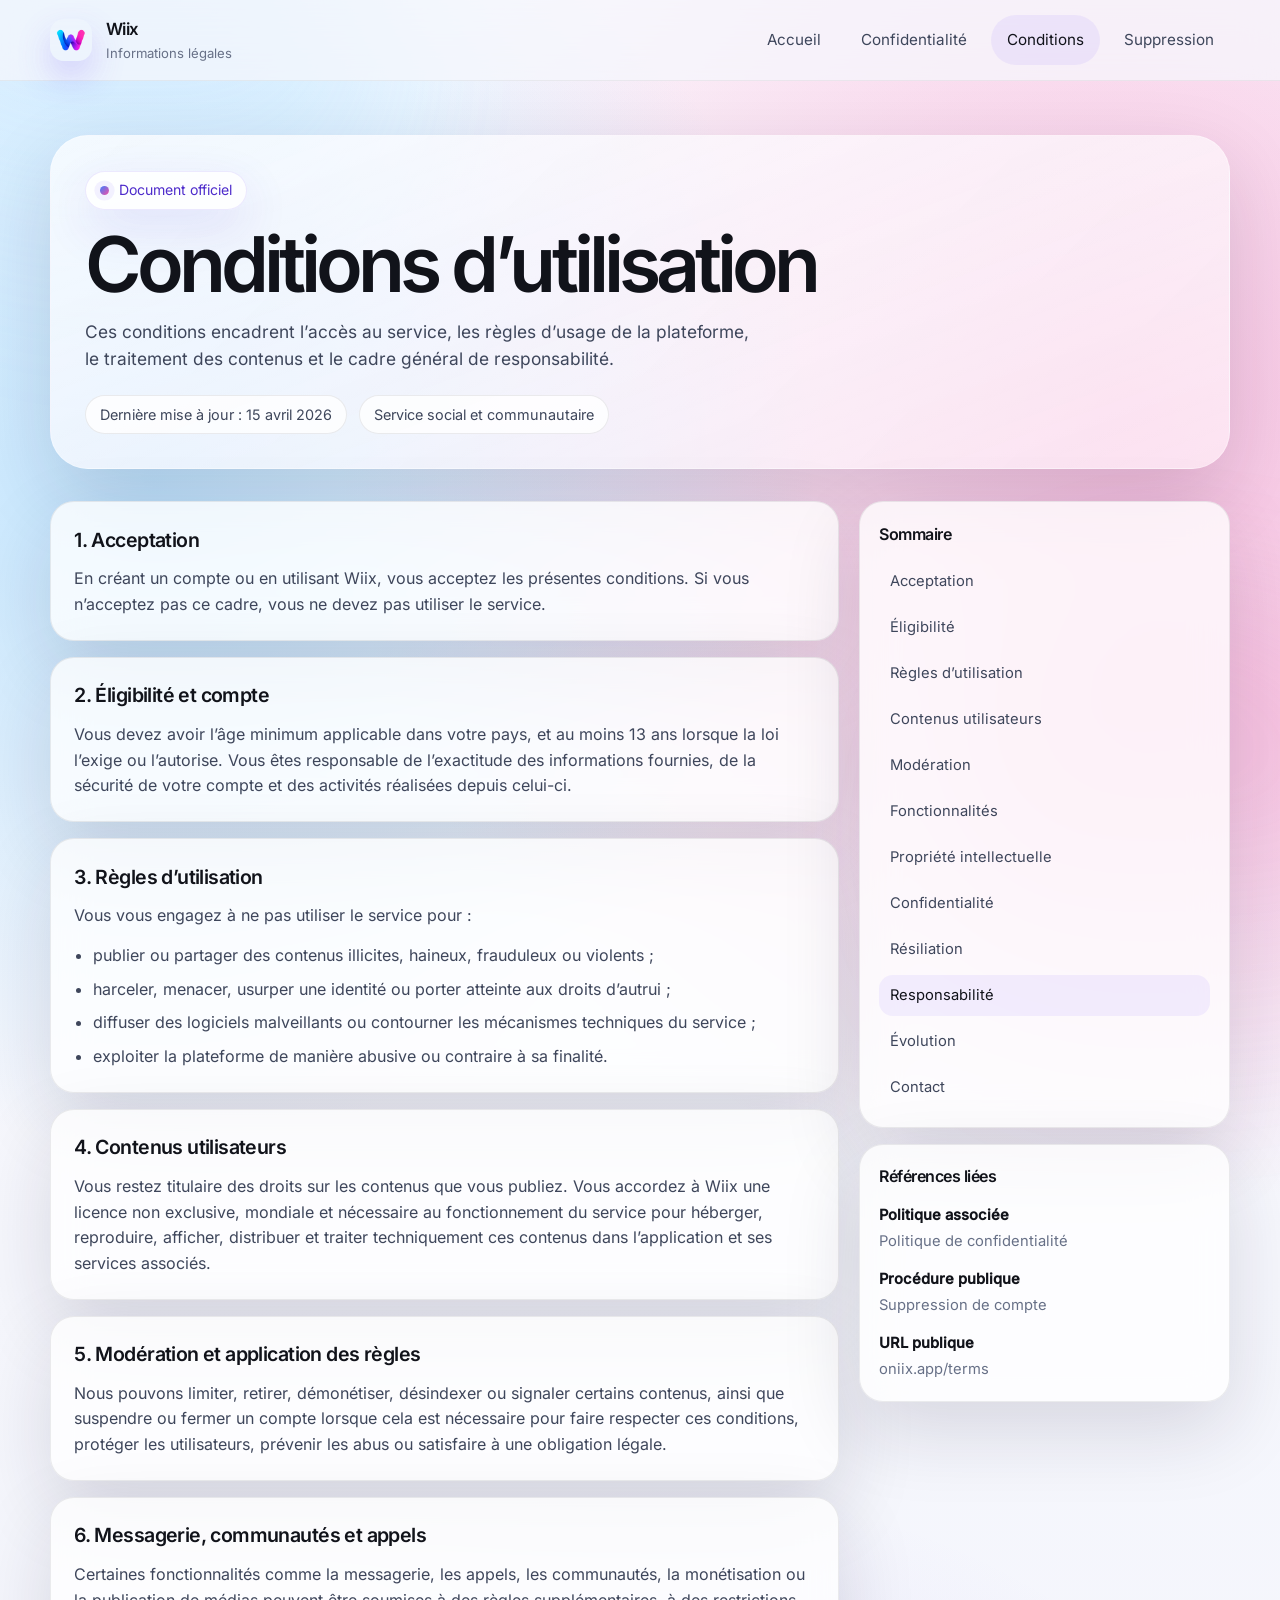
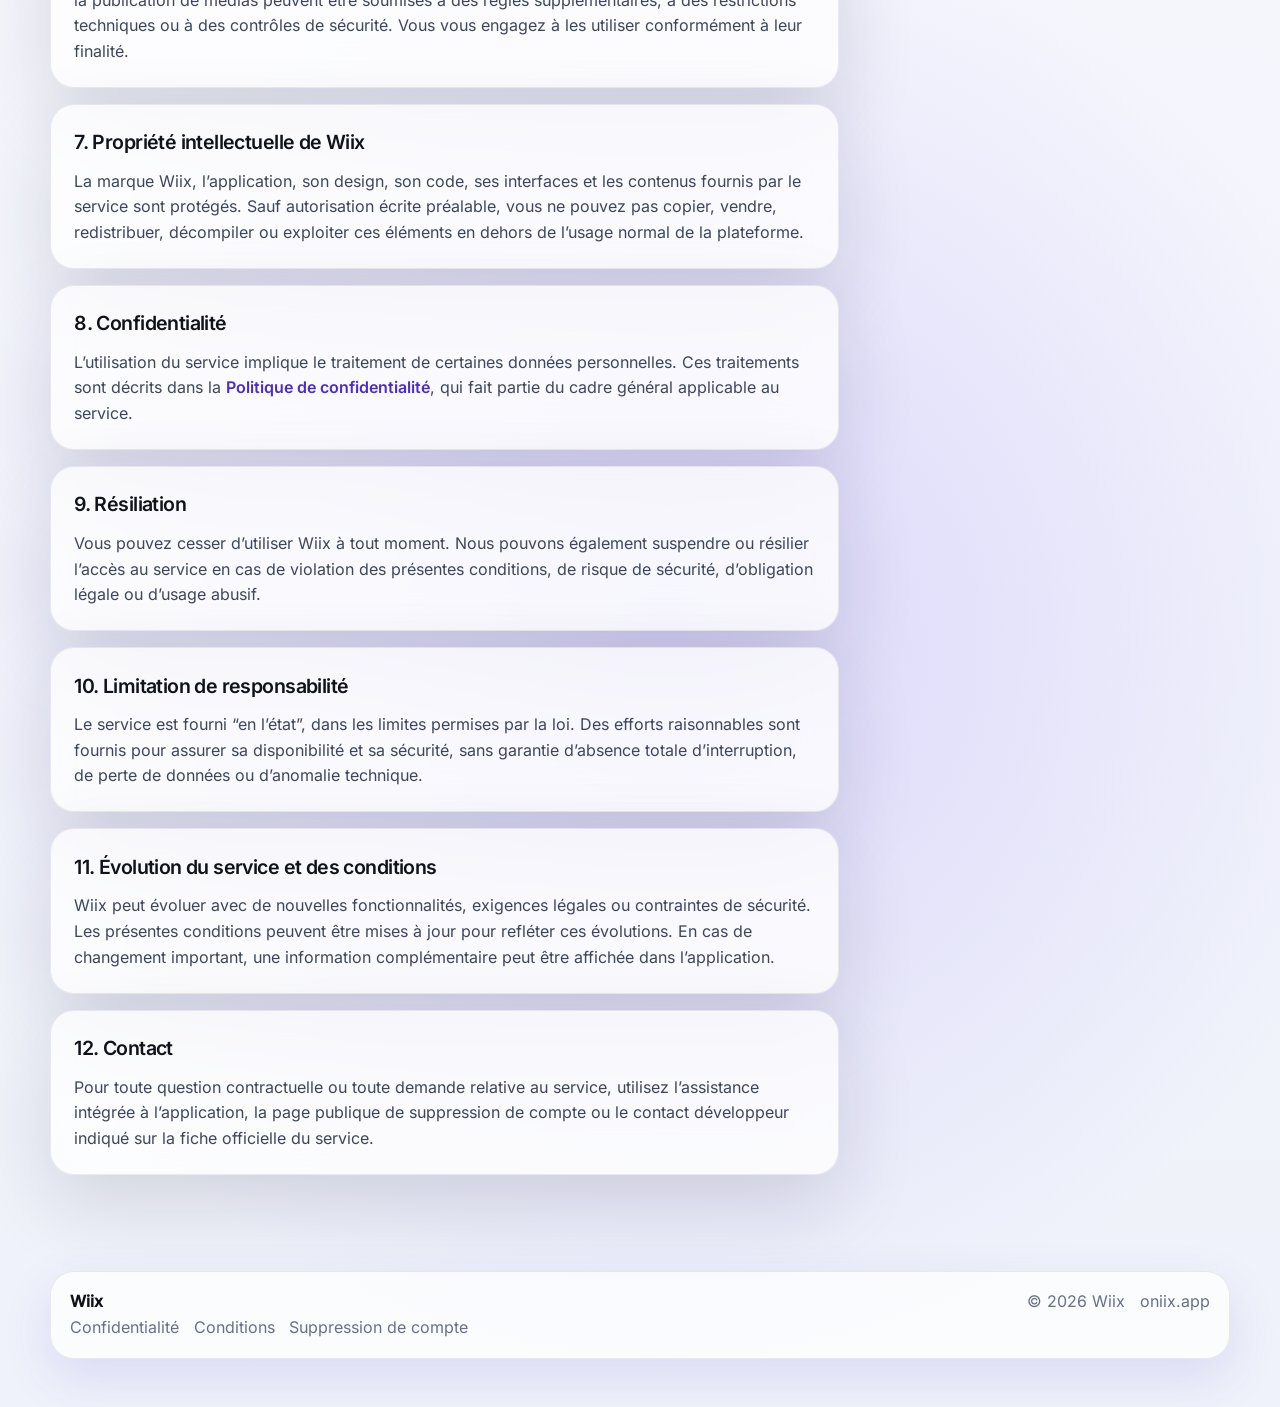
<file: terms.html>
<!DOCTYPE html>
<html lang="fr">
  <head>
    <meta charset="UTF-8" />
    <meta name="viewport" content="width=device-width, initial-scale=1.0" />
    <title>Conditions d’utilisation | Wiix</title>
    <meta
      name="description"
      content="Conditions d’utilisation publiques de Wiix : règles du service, responsabilités, modération et contenus."
    />
    <meta name="theme-color" content="#6F4BF6" />
    <link rel="icon" type="image/png" href="./assets/wiix-logo.png" />
    <link rel="canonical" href="https://oniix.app/terms" />
    <link rel="stylesheet" href="./styles.css" />
  </head>
  <body data-page="terms">
    <div class="site-shell">
      <header class="site-header">
        <div class="container">
          <a class="brand" href="./">
            <img src="./assets/wiix-logo.png" alt="Logo Wiix" />
            <span class="brand-mark">
              <strong data-site-name>Wiix</strong>
              <span>Informations légales</span>
            </span>
          </a>

          <button class="menu-toggle" type="button" aria-expanded="false" aria-label="Ouvrir le menu" data-menu-toggle>
            <span></span>
          </button>

          <nav class="site-nav" data-menu data-open="false" aria-label="Navigation principale">
            <a href="./" data-nav="home">Accueil</a>
            <a href="./privacy" data-nav="privacy">Confidentialité</a>
            <a href="./terms" data-nav="terms">Conditions</a>
            <a href="./delete-account" data-nav="delete-account">Suppression</a>
          </nav>
        </div>
      </header>

      <main>
        <section class="page-hero">
          <div class="container">
            <div class="page-hero-panel" data-reveal>
              <span class="eyebrow">Document officiel</span>
              <h1>Conditions d’utilisation</h1>
              <p>
                Ces conditions encadrent l’accès au service, les règles d’usage de la plateforme, le traitement des
                contenus et le cadre général de responsabilité.
              </p>
              <div class="page-hero-meta">
                <span class="pill">Dernière mise à jour : 15 avril 2026</span>
                <span class="pill">Service social et communautaire</span>
              </div>
            </div>
          </div>
        </section>

        <section class="section-block">
          <div class="container legal-layout">
            <article class="legal-article">
              <section class="article-card" id="acceptation" data-reveal>
                <h2>1. Acceptation</h2>
                <p>
                  En créant un compte ou en utilisant <span data-site-name>Wiix</span>, vous acceptez les présentes
                  conditions. Si vous n’acceptez pas ce cadre, vous ne devez pas utiliser le service.
                </p>
              </section>

              <section class="article-card" id="eligibilite" data-reveal>
                <h2>2. Éligibilité et compte</h2>
                <p>
                  Vous devez avoir l’âge minimum applicable dans votre pays, et au moins 13 ans lorsque la loi l’exige
                  ou l’autorise. Vous êtes responsable de l’exactitude des informations fournies, de la sécurité de
                  votre compte et des activités réalisées depuis celui-ci.
                </p>
              </section>

              <section class="article-card" id="regles" data-reveal>
                <h2>3. Règles d’utilisation</h2>
                <p>Vous vous engagez à ne pas utiliser le service pour :</p>
                <ul>
                  <li>publier ou partager des contenus illicites, haineux, frauduleux ou violents ;</li>
                  <li>harceler, menacer, usurper une identité ou porter atteinte aux droits d’autrui ;</li>
                  <li>diffuser des logiciels malveillants ou contourner les mécanismes techniques du service ;</li>
                  <li>exploiter la plateforme de manière abusive ou contraire à sa finalité.</li>
                </ul>
              </section>

              <section class="article-card" id="contenus" data-reveal>
                <h2>4. Contenus utilisateurs</h2>
                <p>
                  Vous restez titulaire des droits sur les contenus que vous publiez. Vous accordez à
                  <span data-site-name>Wiix</span> une licence non exclusive, mondiale et nécessaire au fonctionnement
                  du service pour héberger, reproduire, afficher, distribuer et traiter techniquement ces contenus dans
                  l’application et ses services associés.
                </p>
              </section>

              <section class="article-card" id="moderation" data-reveal>
                <h2>5. Modération et application des règles</h2>
                <p>
                  Nous pouvons limiter, retirer, démonétiser, désindexer ou signaler certains contenus, ainsi que
                  suspendre ou fermer un compte lorsque cela est nécessaire pour faire respecter ces conditions,
                  protéger les utilisateurs, prévenir les abus ou satisfaire à une obligation légale.
                </p>
              </section>

              <section class="article-card" id="fonctionnalites" data-reveal>
                <h2>6. Messagerie, communautés et appels</h2>
                <p>
                  Certaines fonctionnalités comme la messagerie, les appels, les communautés, la monétisation ou la
                  publication de médias peuvent être soumises à des règles supplémentaires, à des restrictions
                  techniques ou à des contrôles de sécurité. Vous vous engagez à les utiliser conformément à leur
                  finalité.
                </p>
              </section>

              <section class="article-card" id="propriete" data-reveal>
                <h2>7. Propriété intellectuelle de Wiix</h2>
                <p>
                  La marque <span data-site-name>Wiix</span>, l’application, son design, son code, ses interfaces et
                  les contenus fournis par le service sont protégés. Sauf autorisation écrite préalable, vous ne pouvez
                  pas copier, vendre, redistribuer, décompiler ou exploiter ces éléments en dehors de l’usage normal de
                  la plateforme.
                </p>
              </section>

              <section class="article-card" id="confidentialite" data-reveal>
                <h2>8. Confidentialité</h2>
                <p>
                  L’utilisation du service implique le traitement de certaines données personnelles. Ces traitements
                  sont décrits dans la <a class="link-inline" href="./privacy">Politique de confidentialité</a>, qui
                  fait partie du cadre général applicable au service.
                </p>
              </section>

              <section class="article-card" id="resiliation" data-reveal>
                <h2>9. Résiliation</h2>
                <p>
                  Vous pouvez cesser d’utiliser <span data-site-name>Wiix</span> à tout moment. Nous pouvons également
                  suspendre ou résilier l’accès au service en cas de violation des présentes conditions, de risque de
                  sécurité, d’obligation légale ou d’usage abusif.
                </p>
              </section>

              <section class="article-card" id="responsabilite" data-reveal>
                <h2>10. Limitation de responsabilité</h2>
                <p>
                  Le service est fourni “en l’état”, dans les limites permises par la loi. Des efforts raisonnables
                  sont fournis pour assurer sa disponibilité et sa sécurité, sans garantie d’absence totale
                  d’interruption, de perte de données ou d’anomalie technique.
                </p>
              </section>

              <section class="article-card" id="evolution" data-reveal>
                <h2>11. Évolution du service et des conditions</h2>
                <p>
                  <span data-site-name>Wiix</span> peut évoluer avec de nouvelles fonctionnalités, exigences légales ou
                  contraintes de sécurité. Les présentes conditions peuvent être mises à jour pour refléter ces
                  évolutions. En cas de changement important, une information complémentaire peut être affichée dans
                  l’application.
                </p>
              </section>

              <section class="article-card" id="contact" data-reveal>
                <h2>12. Contact</h2>
                <p>
                  Pour toute question contractuelle ou toute demande relative au service, utilisez l’assistance
                  intégrée à l’application, la page publique de suppression de compte ou le contact développeur indiqué
                  sur la fiche officielle du service.
                </p>
              </section>
            </article>

            <aside class="sidebar-stack">
              <div class="toc-card" data-reveal>
                <h3>Sommaire</h3>
                <nav class="toc" aria-label="Sommaire des conditions">
                  <a href="#acceptation">Acceptation</a>
                  <a href="#eligibilite">Éligibilité</a>
                  <a href="#regles">Règles d’utilisation</a>
                  <a href="#contenus">Contenus utilisateurs</a>
                  <a href="#moderation">Modération</a>
                  <a href="#fonctionnalites">Fonctionnalités</a>
                  <a href="#propriete">Propriété intellectuelle</a>
                  <a href="#confidentialite">Confidentialité</a>
                  <a href="#resiliation">Résiliation</a>
                  <a href="#responsabilite">Responsabilité</a>
                  <a href="#evolution">Évolution</a>
                  <a href="#contact">Contact</a>
                </nav>
              </div>

              <div class="meta-card" data-reveal>
                <h3>Références liées</h3>
                <div class="meta-list">
                  <div>
                    <strong>Politique associée</strong>
                    <a href="./privacy">Politique de confidentialité</a>
                  </div>
                  <div>
                    <strong>Procédure publique</strong>
                    <a href="./delete-account">Suppression de compte</a>
                  </div>
                  <div>
                    <strong>URL publique</strong>
                    <a href="https://oniix.app/terms">oniix.app/terms</a>
                  </div>
                </div>
              </div>
            </aside>
          </div>
        </section>
      </main>

      <footer class="site-footer">
        <div class="container">
          <div class="footer-panel">
            <div>
              <strong data-site-name>Wiix</strong>
              <div class="footer-links">
                <a href="./privacy">Confidentialité</a>
                <a href="./terms">Conditions</a>
                <a href="./delete-account">Suppression de compte</a>
              </div>
            </div>
            <div class="footer-links">
              <span>© <span data-current-year></span> <span data-site-name>Wiix</span></span>
              <a href="https://oniix.app" data-site-domain>oniix.app</a>
            </div>
          </div>
        </div>
      </footer>
    </div>

    <script src="./site-config.js"></script>
    <script src="./app.js"></script>
  </body>
</html>
</file>
<file: styles.css>
@font-face {
  font-family: 'Wiix Sans';
  src: url('./assets/fonts/Inter-Regular.ttf') format('truetype');
  font-weight: 400;
  font-style: normal;
  font-display: swap;
}

@font-face {
  font-family: 'Wiix Sans';
  src: url('./assets/fonts/Inter-Medium.ttf') format('truetype');
  font-weight: 500;
  font-style: normal;
  font-display: swap;
}

@font-face {
  font-family: 'Wiix Display';
  src: url('./assets/fonts/Inter-SemiBold.ttf') format('truetype');
  font-weight: 600 800;
  font-style: normal;
  font-display: swap;
}

:root {
  color-scheme: light;
  --bg: #f6f7fd;
  --bg-deep: #eef1fb;
  --surface: rgba(255, 255, 255, 0.78);
  --surface-strong: rgba(255, 255, 255, 0.92);
  --line: rgba(17, 19, 26, 0.08);
  --line-strong: rgba(17, 19, 26, 0.14);
  --ink: #11131a;
  --ink-soft: #3e465b;
  --muted: #677087;
  --violet: #6f4bf6;
  --violet-deep: #4d2bcb;
  --blue: #3d7cff;
  --pink: #f350a6;
  --cyan: #78c9ff;
  --danger: #d85b67;
  --success: #1e9f72;
  --shadow: 0 28px 80px rgba(25, 22, 48, 0.14);
  --shadow-soft: 0 18px 50px rgba(77, 43, 203, 0.12);
  --radius-lg: 32px;
  --radius-md: 24px;
  --radius-sm: 18px;
  --content-max: 1180px;
}

*,
*::before,
*::after {
  box-sizing: border-box;
}

html {
  scroll-behavior: smooth;
}

body {
  margin: 0;
  min-width: 320px;
  background:
    radial-gradient(circle at 12% 16%, rgba(120, 201, 255, 0.44), transparent 24%),
    radial-gradient(circle at 88% 14%, rgba(243, 80, 166, 0.34), transparent 28%),
    radial-gradient(circle at 52% 74%, rgba(111, 75, 246, 0.18), transparent 32%),
    linear-gradient(180deg, #fbfcff 0%, var(--bg) 42%, #eff2fa 100%);
  color: var(--ink);
  font-family: 'Wiix Sans', 'Segoe UI', sans-serif;
  line-height: 1.6;
}

body::before,
body::after {
  content: '';
  position: fixed;
  inset: auto;
  width: 32rem;
  height: 32rem;
  border-radius: 999px;
  filter: blur(80px);
  opacity: 0.24;
  pointer-events: none;
  z-index: 0;
}

body::before {
  top: -10rem;
  left: -8rem;
  background: linear-gradient(180deg, var(--cyan), transparent);
}

body::after {
  right: -10rem;
  bottom: -14rem;
  background: linear-gradient(180deg, var(--pink), transparent);
}

a {
  color: inherit;
  text-decoration: none;
}

img {
  display: block;
  max-width: 100%;
}

button {
  font: inherit;
}

.site-shell {
  position: relative;
  z-index: 1;
}

.container {
  width: min(calc(100% - 2rem), var(--content-max));
  margin: 0 auto;
}

.site-header {
  position: sticky;
  top: 0;
  z-index: 40;
  backdrop-filter: blur(18px);
  background: rgba(246, 247, 253, 0.72);
  border-bottom: 1px solid rgba(17, 19, 26, 0.06);
}

.site-header .container {
  display: flex;
  align-items: center;
  justify-content: space-between;
  gap: 1rem;
  min-height: 5rem;
}

.brand {
  display: inline-flex;
  align-items: center;
  gap: 0.85rem;
  min-width: 0;
}

.brand img {
  width: 42px;
  height: 42px;
  border-radius: 14px;
  box-shadow: 0 16px 34px rgba(111, 75, 246, 0.24);
}

.brand-mark {
  display: grid;
  gap: 0.05rem;
}

.brand-mark strong {
  font-family: 'Wiix Display', 'Wiix Sans', sans-serif;
  font-size: 1.05rem;
  letter-spacing: -0.03em;
}

.brand-mark span {
  color: var(--muted);
  font-size: 0.82rem;
}

.site-nav {
  display: flex;
  align-items: center;
  gap: 0.5rem;
}

.site-nav a {
  padding: 0.8rem 1rem;
  border-radius: 999px;
  color: var(--ink-soft);
  font-size: 0.95rem;
  transition: 160ms ease;
}

.site-nav a:hover,
.site-nav a[aria-current='page'] {
  color: var(--ink);
  background: rgba(111, 75, 246, 0.08);
}

.menu-toggle {
  display: none;
  width: 44px;
  height: 44px;
  border-radius: 14px;
  border: 1px solid var(--line);
  background: rgba(255, 255, 255, 0.78);
  box-shadow: var(--shadow-soft);
}

.menu-toggle span,
.menu-toggle::before,
.menu-toggle::after {
  content: '';
  display: block;
  width: 18px;
  height: 2px;
  margin: 4px auto;
  border-radius: 999px;
  background: var(--ink);
}

.hero {
  padding: 4.5rem 0 3rem;
}

.hero-grid {
  display: grid;
  grid-template-columns: minmax(0, 1.1fr) minmax(320px, 0.9fr);
  gap: 2rem;
  align-items: center;
}

.eyebrow {
  display: inline-flex;
  align-items: center;
  gap: 0.65rem;
  padding: 0.45rem 0.85rem;
  border-radius: 999px;
  background: rgba(255, 255, 255, 0.84);
  border: 1px solid rgba(111, 75, 246, 0.12);
  color: var(--violet-deep);
  font-size: 0.88rem;
  box-shadow: var(--shadow-soft);
}

.eyebrow::before {
  content: '';
  width: 0.55rem;
  height: 0.55rem;
  border-radius: 999px;
  background: linear-gradient(135deg, var(--blue), var(--pink));
  box-shadow: 0 0 0 0.35rem rgba(111, 75, 246, 0.08);
}

.hero h1,
.page-hero h1 {
  margin: 1.15rem 0 1rem;
  font-family: 'Wiix Display', 'Wiix Sans', sans-serif;
  font-size: clamp(2.8rem, 6vw, 5.2rem);
  line-height: 0.96;
  letter-spacing: -0.065em;
}

.hero p,
.page-hero p {
  max-width: 42rem;
  margin: 0;
  color: var(--ink-soft);
  font-size: 1.08rem;
}

.hero-actions,
.cta-actions,
.support-actions {
  display: flex;
  flex-wrap: wrap;
  gap: 0.85rem;
  margin-top: 1.75rem;
}

.btn {
  display: inline-flex;
  align-items: center;
  justify-content: center;
  gap: 0.55rem;
  min-height: 3.35rem;
  padding: 0.85rem 1.35rem;
  border-radius: 999px;
  border: 1px solid transparent;
  font-family: 'Wiix Display', 'Wiix Sans', sans-serif;
  font-size: 0.96rem;
  transition: transform 180ms ease, box-shadow 180ms ease, background-color 180ms ease;
}

.btn:hover {
  transform: translateY(-2px);
}

.btn-primary {
  color: #fff;
  background: linear-gradient(135deg, var(--violet-deep), var(--violet) 48%, var(--pink));
  box-shadow: 0 18px 40px rgba(111, 75, 246, 0.26);
}

.btn-secondary {
  color: var(--ink);
  background: rgba(255, 255, 255, 0.88);
  border-color: rgba(17, 19, 26, 0.08);
  box-shadow: var(--shadow-soft);
}

.hero-notes {
  display: grid;
  grid-template-columns: repeat(3, minmax(0, 1fr));
  gap: 0.9rem;
  margin-top: 2rem;
}

.hero-note,
.doc-card,
.feature-card,
.meta-card,
.link-card,
.notice-card,
.article-card,
.contact-card,
.toc-card {
  border: 1px solid var(--line);
  border-radius: var(--radius-md);
  background: var(--surface);
  backdrop-filter: blur(18px);
  box-shadow: var(--shadow);
}

.hero-note {
  padding: 1rem 1.05rem;
}

.hero-note strong,
.doc-card h2,
.feature-card h3,
.meta-card h3,
.notice-card h3,
.article-card h2,
.link-card strong,
.toc-card h3 {
  display: block;
  font-family: 'Wiix Display', 'Wiix Sans', sans-serif;
  letter-spacing: -0.03em;
}

.hero-note span,
.doc-card p,
.feature-card p,
.meta-card p,
.notice-card p,
.link-card span,
.contact-card p {
  color: var(--muted);
}

.hero-visual {
  position: relative;
  min-height: 31rem;
  isolation: isolate;
}

.hero-visual::before {
  content: '';
  position: absolute;
  inset: 10% 8% 18%;
  border-radius: 50%;
  background:
    radial-gradient(circle at 25% 25%, rgba(120, 201, 255, 0.9), transparent 32%),
    radial-gradient(circle at 70% 28%, rgba(243, 80, 166, 0.9), transparent 30%),
    radial-gradient(circle at 48% 66%, rgba(111, 75, 246, 0.95), transparent 42%);
  filter: blur(26px);
  opacity: 0.88;
  z-index: -1;
}

.visual-card {
  position: absolute;
  overflow: hidden;
  border-radius: 30px;
  border: 1px solid rgba(255, 255, 255, 0.34);
  background: linear-gradient(180deg, rgba(255, 255, 255, 0.92), rgba(255, 255, 255, 0.7));
  box-shadow: 0 30px 70px rgba(77, 43, 203, 0.2);
}

.visual-card::after {
  content: '';
  position: absolute;
  inset: 0;
  background: linear-gradient(145deg, transparent 30%, rgba(255, 255, 255, 0.32));
  pointer-events: none;
}

.visual-main {
  inset: 3.5rem 1rem 1rem 4rem;
  padding: 2rem;
  animation: float-card 7s ease-in-out infinite;
}

.visual-side {
  left: 0;
  bottom: 4rem;
  width: 14rem;
  padding: 1rem;
  animation: float-card 6s ease-in-out infinite reverse;
}

.visual-chip {
  display: inline-flex;
  align-items: center;
  gap: 0.55rem;
  padding: 0.45rem 0.75rem;
  border-radius: 999px;
  background: rgba(111, 75, 246, 0.08);
  color: var(--violet-deep);
  font-size: 0.8rem;
}

.visual-main h2 {
  margin: 1rem 0 0.6rem;
  font-size: 1.8rem;
}

.visual-main p {
  margin: 0;
  color: var(--ink-soft);
}

.preview-stack {
  display: grid;
  gap: 0.8rem;
  margin-top: 1.4rem;
}

.preview-row {
  display: flex;
  justify-content: space-between;
  gap: 1rem;
  align-items: center;
  padding: 0.9rem 1rem;
  border-radius: 22px;
  background: linear-gradient(135deg, rgba(111, 75, 246, 0.09), rgba(61, 124, 255, 0.08));
}

.preview-row strong {
  font-size: 0.98rem;
}

.preview-row span {
  font-size: 0.86rem;
}

.page-hero {
  padding: 3.4rem 0 2rem;
}

.page-hero-panel {
  padding: 2.15rem;
  border-radius: clamp(28px, 4vw, 38px);
  border: 1px solid rgba(255, 255, 255, 0.32);
  background:
    linear-gradient(160deg, rgba(255, 255, 255, 0.8), rgba(255, 255, 255, 0.62)),
    linear-gradient(135deg, rgba(61, 124, 255, 0.1), rgba(243, 80, 166, 0.14));
  box-shadow: var(--shadow);
}

.page-hero-meta {
  display: flex;
  flex-wrap: wrap;
  gap: 0.8rem;
  margin-top: 1.35rem;
}

.pill {
  display: inline-flex;
  align-items: center;
  gap: 0.45rem;
  min-height: 2.4rem;
  padding: 0.45rem 0.85rem;
  border-radius: 999px;
  border: 1px solid rgba(17, 19, 26, 0.08);
  background: rgba(255, 255, 255, 0.8);
  color: var(--ink-soft);
  font-size: 0.9rem;
}

.section-block {
  padding: 0 0 4rem;
}

.section-head {
  display: flex;
  align-items: end;
  justify-content: space-between;
  gap: 1rem;
  margin-bottom: 1.35rem;
}

.section-head h2 {
  margin: 0;
  font-family: 'Wiix Display', 'Wiix Sans', sans-serif;
  font-size: clamp(1.8rem, 3vw, 2.6rem);
  letter-spacing: -0.05em;
}

.section-head p {
  margin: 0;
  max-width: 38rem;
  color: var(--muted);
}

.grid-3,
.grid-2 {
  display: grid;
  gap: 1rem;
}

.grid-3 {
  grid-template-columns: repeat(3, minmax(0, 1fr));
}

.grid-2 {
  grid-template-columns: repeat(2, minmax(0, 1fr));
}

.doc-card,
.feature-card,
.notice-card,
.link-card,
.contact-card {
  padding: 1.4rem;
}

.doc-card {
  position: relative;
  overflow: hidden;
}

.doc-card::before {
  content: '';
  position: absolute;
  inset: auto -4rem -4rem auto;
  width: 10rem;
  height: 10rem;
  border-radius: 999px;
  background: radial-gradient(circle, rgba(111, 75, 246, 0.18), transparent 66%);
}

.doc-card h2 {
  margin: 0 0 0.55rem;
  font-size: 1.35rem;
}

.doc-card p {
  margin: 0 0 1.1rem;
  min-height: 5.5rem;
}

.link-inline {
  display: inline-flex;
  align-items: center;
  gap: 0.45rem;
  color: var(--violet-deep);
  font-family: 'Wiix Display', 'Wiix Sans', sans-serif;
}

.feature-card h3,
.notice-card h3,
.contact-card h3 {
  margin: 0 0 0.45rem;
  font-size: 1.15rem;
}

.feature-card p,
.notice-card p,
.contact-card p {
  margin: 0;
}

.callout {
  padding: 2rem;
  border-radius: clamp(26px, 4vw, 34px);
  background:
    linear-gradient(135deg, rgba(77, 43, 203, 0.95), rgba(111, 75, 246, 0.92) 45%, rgba(243, 80, 166, 0.9)),
    linear-gradient(180deg, rgba(255, 255, 255, 0.08), transparent);
  color: #fff;
  box-shadow: 0 26px 70px rgba(77, 43, 203, 0.32);
}

.callout h2 {
  margin: 0;
  font-family: 'Wiix Display', 'Wiix Sans', sans-serif;
  font-size: clamp(1.9rem, 3vw, 2.8rem);
  letter-spacing: -0.05em;
}

.callout p {
  max-width: 44rem;
  margin: 0.8rem 0 0;
  color: rgba(255, 255, 255, 0.86);
}

.callout .btn-secondary {
  background: rgba(255, 255, 255, 0.16);
  border-color: rgba(255, 255, 255, 0.24);
  color: #fff;
}

.legal-layout {
  display: grid;
  grid-template-columns: minmax(0, 0.68fr) minmax(280px, 0.32fr);
  gap: 1.25rem;
  align-items: start;
}

.legal-article {
  display: grid;
  gap: 1rem;
}

.article-card {
  padding: 1.4rem 1.45rem;
}

.article-card h2 {
  margin: 0 0 0.65rem;
  font-size: 1.22rem;
}

.article-card p,
.article-card li {
  margin: 0;
  color: var(--ink-soft);
}

.article-card p + p,
.article-card p + ul,
.article-card ul + p,
.article-card ul + ul {
  margin-top: 0.9rem;
}

.article-card ul {
  padding-left: 1.15rem;
  margin: 0;
}

.article-card li + li {
  margin-top: 0.5rem;
}

.sidebar-stack {
  position: sticky;
  top: 6.4rem;
  display: grid;
  gap: 1rem;
}

.toc-card,
.meta-card {
  padding: 1.2rem;
}

.toc-card h3,
.meta-card h3 {
  margin: 0 0 0.9rem;
  font-size: 1rem;
}

.toc {
  display: grid;
  gap: 0.3rem;
}

.toc a {
  display: block;
  padding: 0.55rem 0.7rem;
  border-radius: 14px;
  color: var(--ink-soft);
  font-size: 0.92rem;
  transition: 150ms ease;
}

.toc a:hover,
.toc a[aria-current='true'] {
  color: var(--ink);
  background: rgba(111, 75, 246, 0.08);
}

.meta-list {
  display: grid;
  gap: 0.9rem;
}

.meta-list div {
  display: grid;
  gap: 0.15rem;
}

.meta-list strong {
  font-size: 0.92rem;
}

.meta-list span,
.meta-list a,
.meta-card p {
  color: var(--muted);
  font-size: 0.92rem;
}

.support-grid {
  display: grid;
  gap: 1rem;
}

.support-grid .notice-card {
  border-style: dashed;
}

.support-list {
  display: grid;
  gap: 0.7rem;
}

.support-list span {
  display: inline-flex;
  align-items: center;
  gap: 0.55rem;
  color: var(--ink-soft);
}

.support-list span::before {
  content: '';
  width: 0.55rem;
  height: 0.55rem;
  border-radius: 999px;
  background: linear-gradient(135deg, var(--violet), var(--pink));
}

.site-footer {
  padding: 2rem 0 3rem;
}

.footer-panel {
  display: flex;
  flex-wrap: wrap;
  justify-content: space-between;
  gap: 1rem;
  padding: 1.1rem 1.2rem;
  border-radius: 24px;
  border: 1px solid var(--line);
  background: rgba(255, 255, 255, 0.72);
  box-shadow: var(--shadow-soft);
}

.footer-links {
  display: flex;
  flex-wrap: wrap;
  gap: 0.9rem;
  color: var(--muted);
}

[data-reveal] {
  opacity: 0;
  transform: translateY(18px);
  transition: opacity 520ms ease, transform 520ms ease;
}

[data-reveal].is-visible {
  opacity: 1;
  transform: translateY(0);
}

@keyframes float-card {
  0%,
  100% {
    transform: translateY(0px);
  }
  50% {
    transform: translateY(-10px);
  }
}

@media (max-width: 1080px) {
  .hero-grid,
  .legal-layout,
  .grid-3,
  .grid-2 {
    grid-template-columns: 1fr;
  }

  .hero-visual {
    min-height: 26rem;
  }

  .visual-main {
    inset: 3rem 0 0;
  }

  .visual-side {
    left: auto;
    right: 1rem;
    bottom: 1rem;
  }

  .sidebar-stack {
    position: static;
  }
}

@media (max-width: 760px) {
  .site-header .container {
    min-height: 4.5rem;
  }

  .menu-toggle {
    display: inline-block;
  }

  .site-nav {
    position: absolute;
    top: calc(100% + 0.5rem);
    right: 1rem;
    left: 1rem;
    display: grid;
    padding: 0.7rem;
    border: 1px solid var(--line);
    border-radius: 20px;
    background: rgba(255, 255, 255, 0.94);
    box-shadow: var(--shadow);
    opacity: 0;
    visibility: hidden;
    transform: translateY(-10px);
    transition: 180ms ease;
  }

  .site-nav[data-open='true'] {
    opacity: 1;
    visibility: visible;
    transform: translateY(0);
  }

  .hero {
    padding-top: 3.4rem;
  }

  .hero-actions,
  .hero-notes,
  .cta-actions,
  .support-actions {
    grid-template-columns: 1fr;
  }

  .hero-actions,
  .cta-actions,
  .support-actions {
    display: grid;
  }

  .hero h1,
  .page-hero h1 {
    font-size: clamp(2.4rem, 12vw, 4rem);
  }

  .page-hero-panel,
  .callout,
  .article-card,
  .doc-card,
  .feature-card,
  .meta-card,
  .notice-card,
  .contact-card,
  .toc-card {
    padding: 1.15rem;
  }

  .visual-main {
    inset: 0;
    padding: 1.4rem;
  }

  .visual-side {
    width: 11.5rem;
  }
}

@media (prefers-reduced-motion: reduce) {
  html {
    scroll-behavior: auto;
  }

  *,
  *::before,
  *::after {
    animation: none !important;
    transition-duration: 0.01ms !important;
  }
}
</file>
